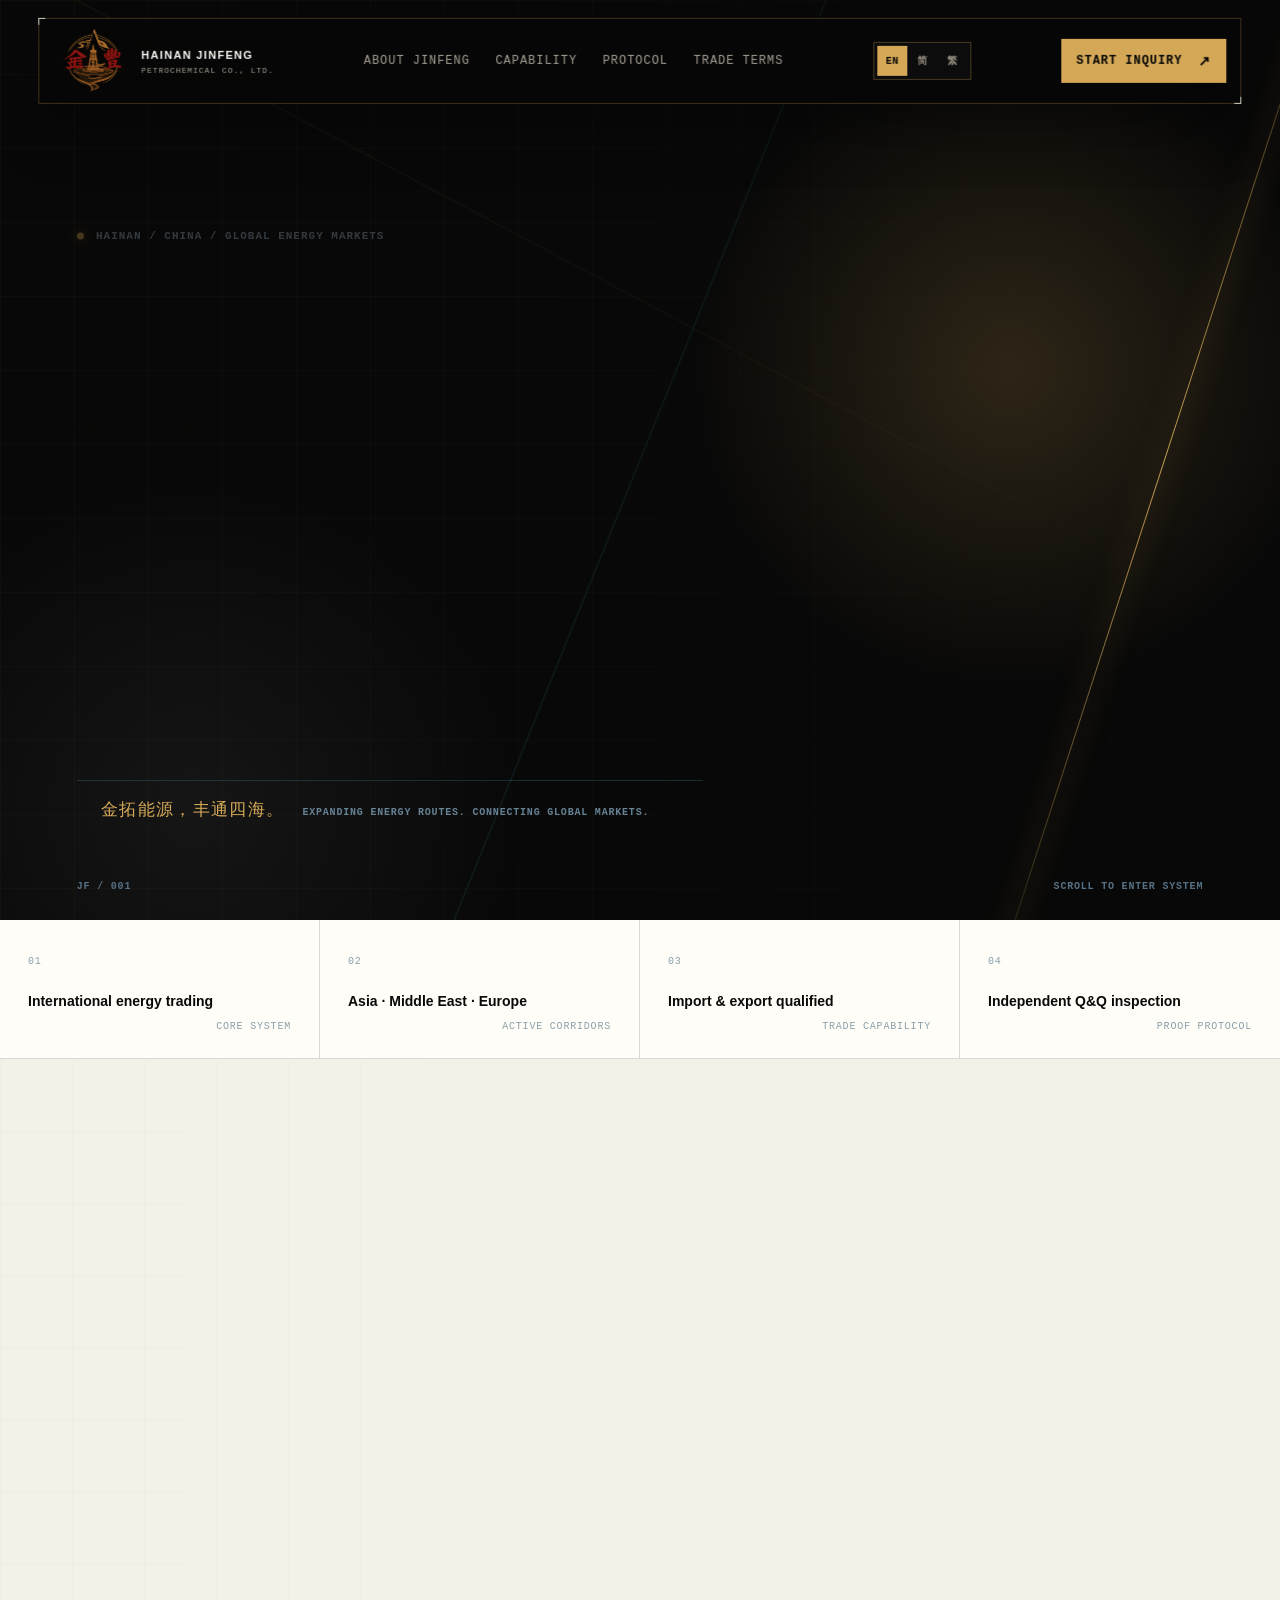
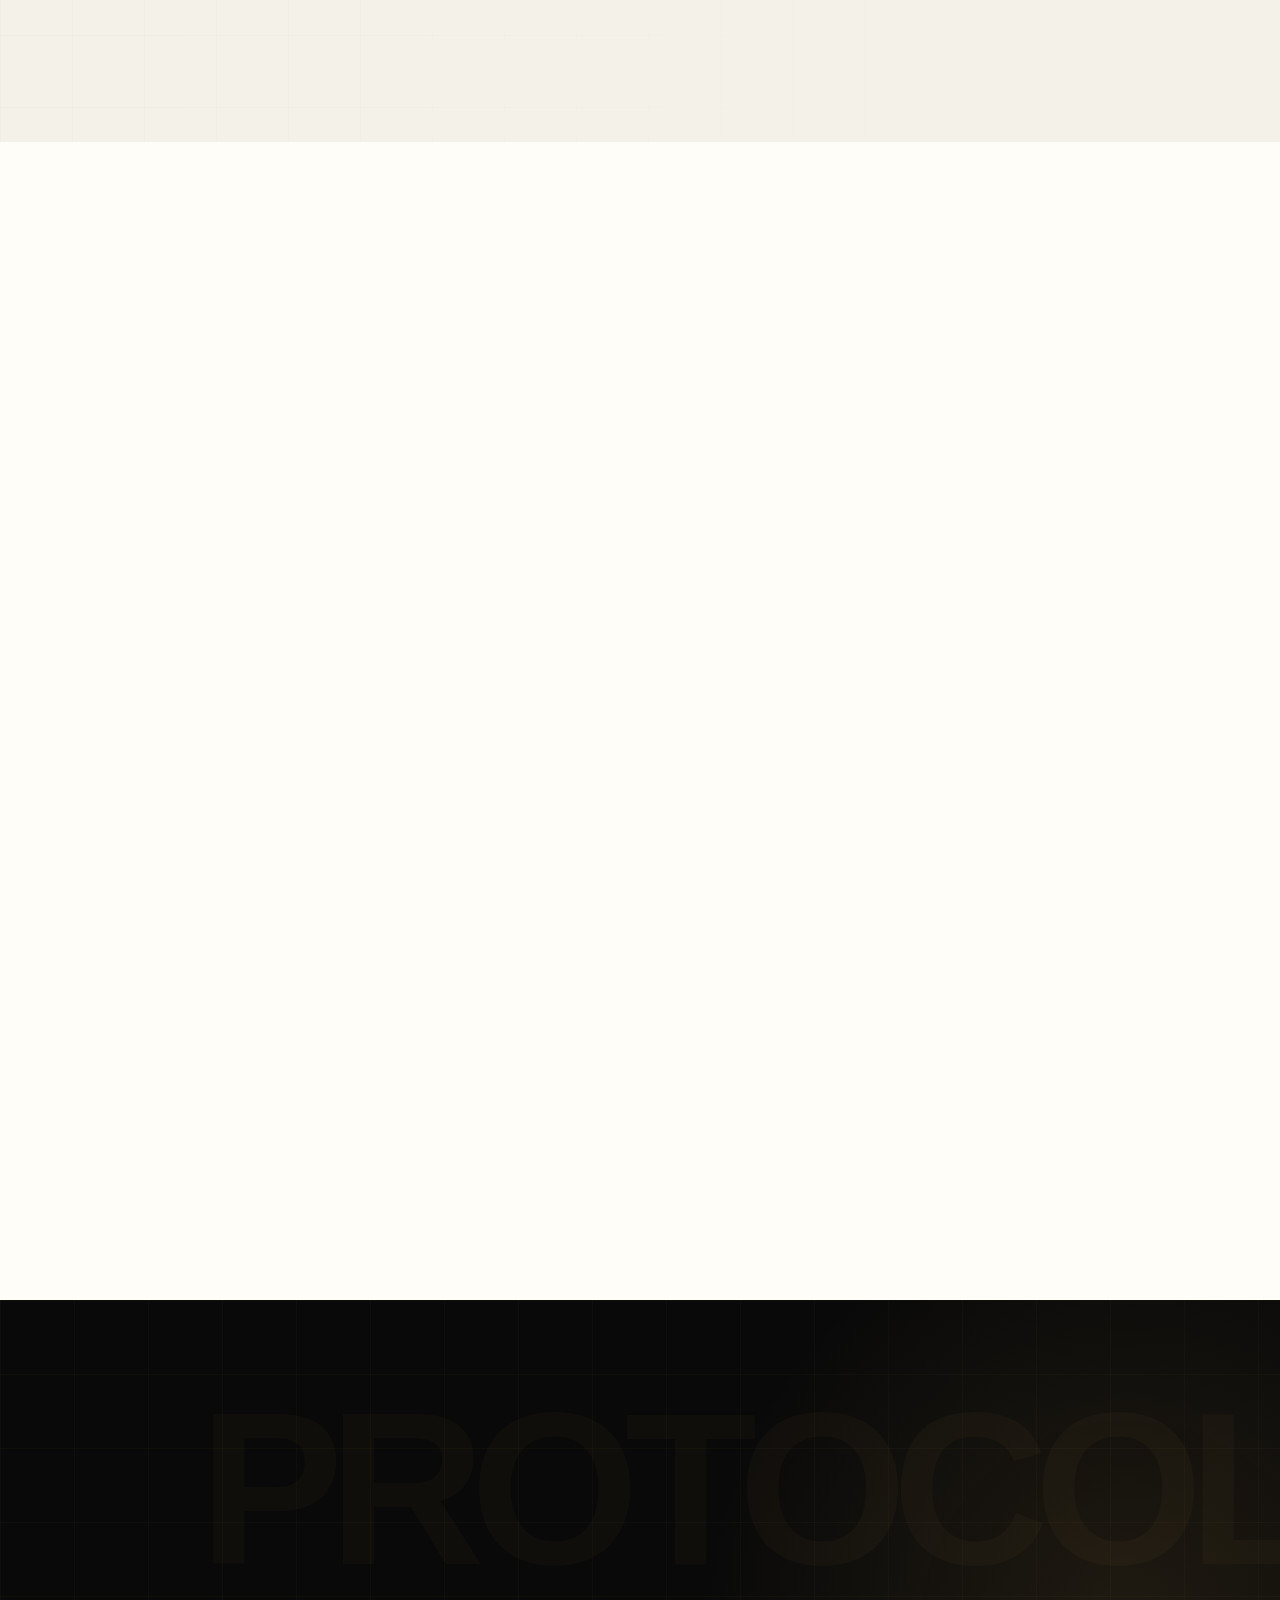
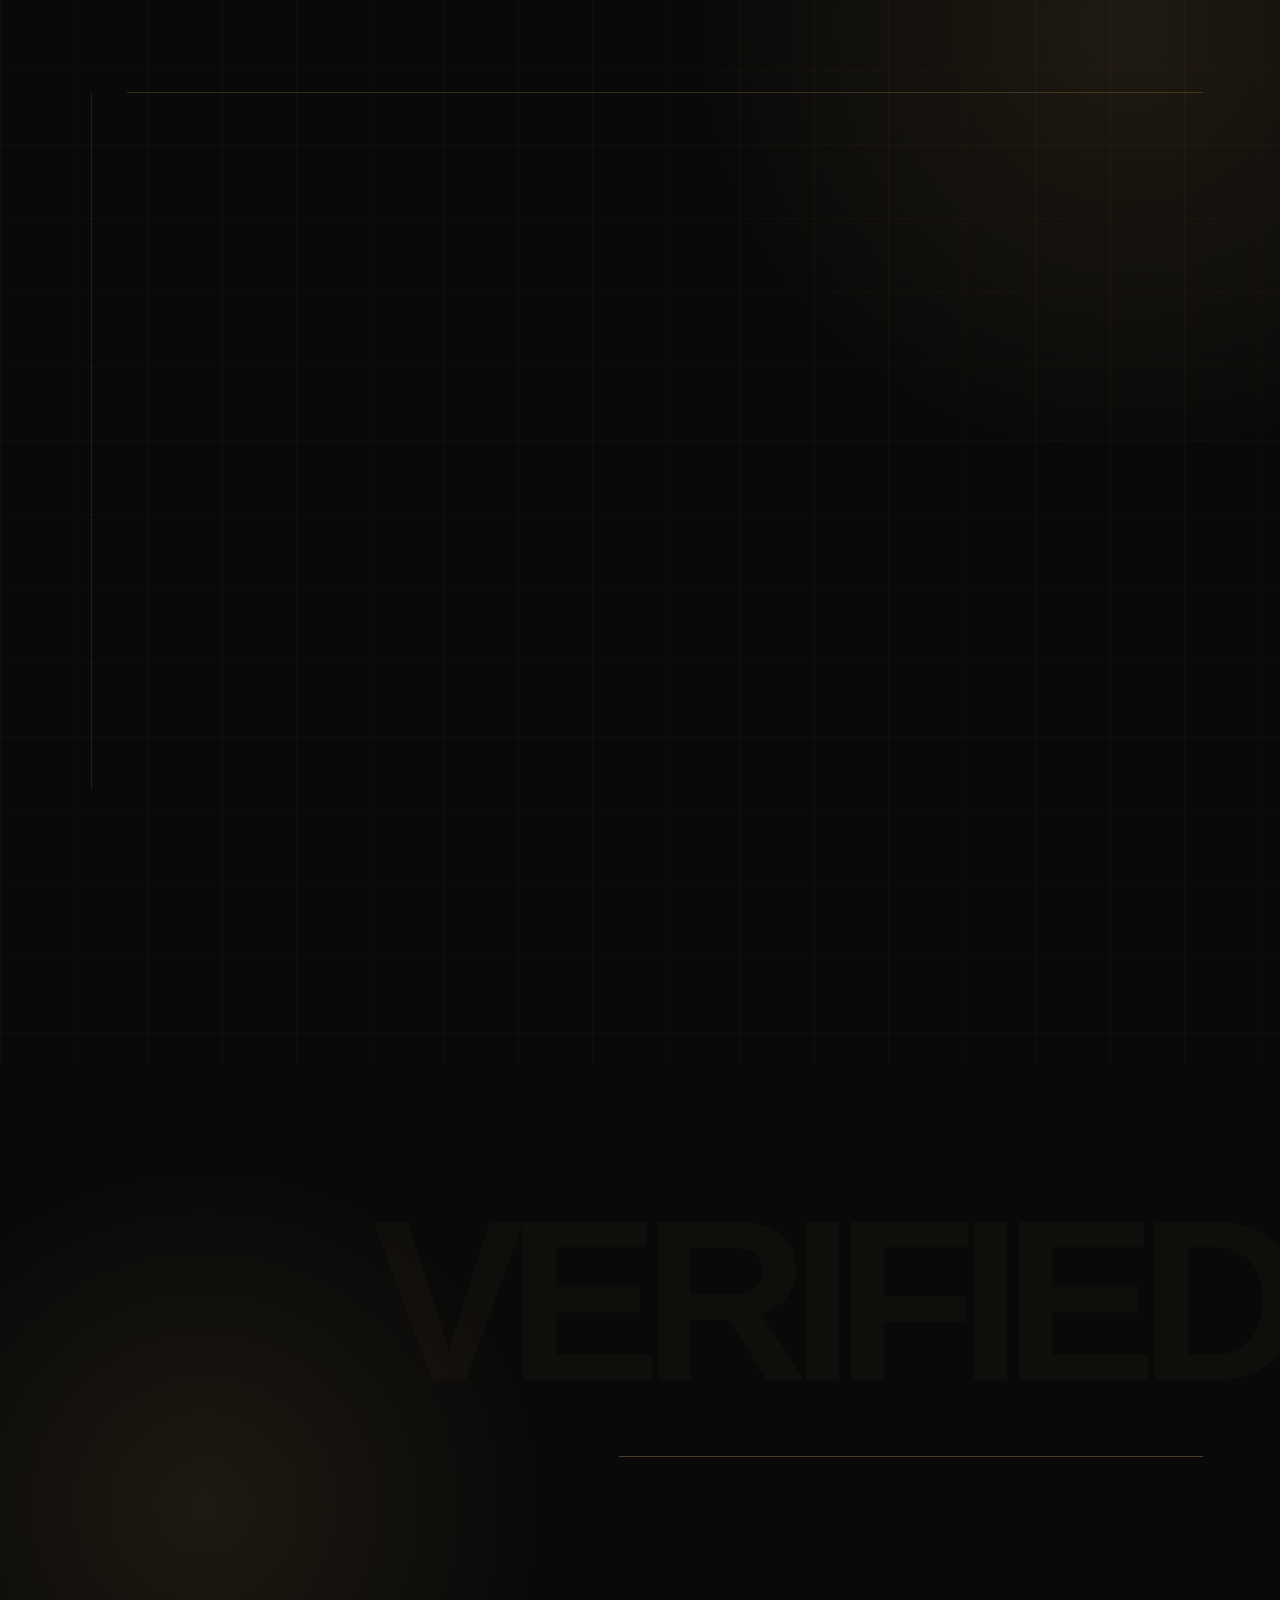
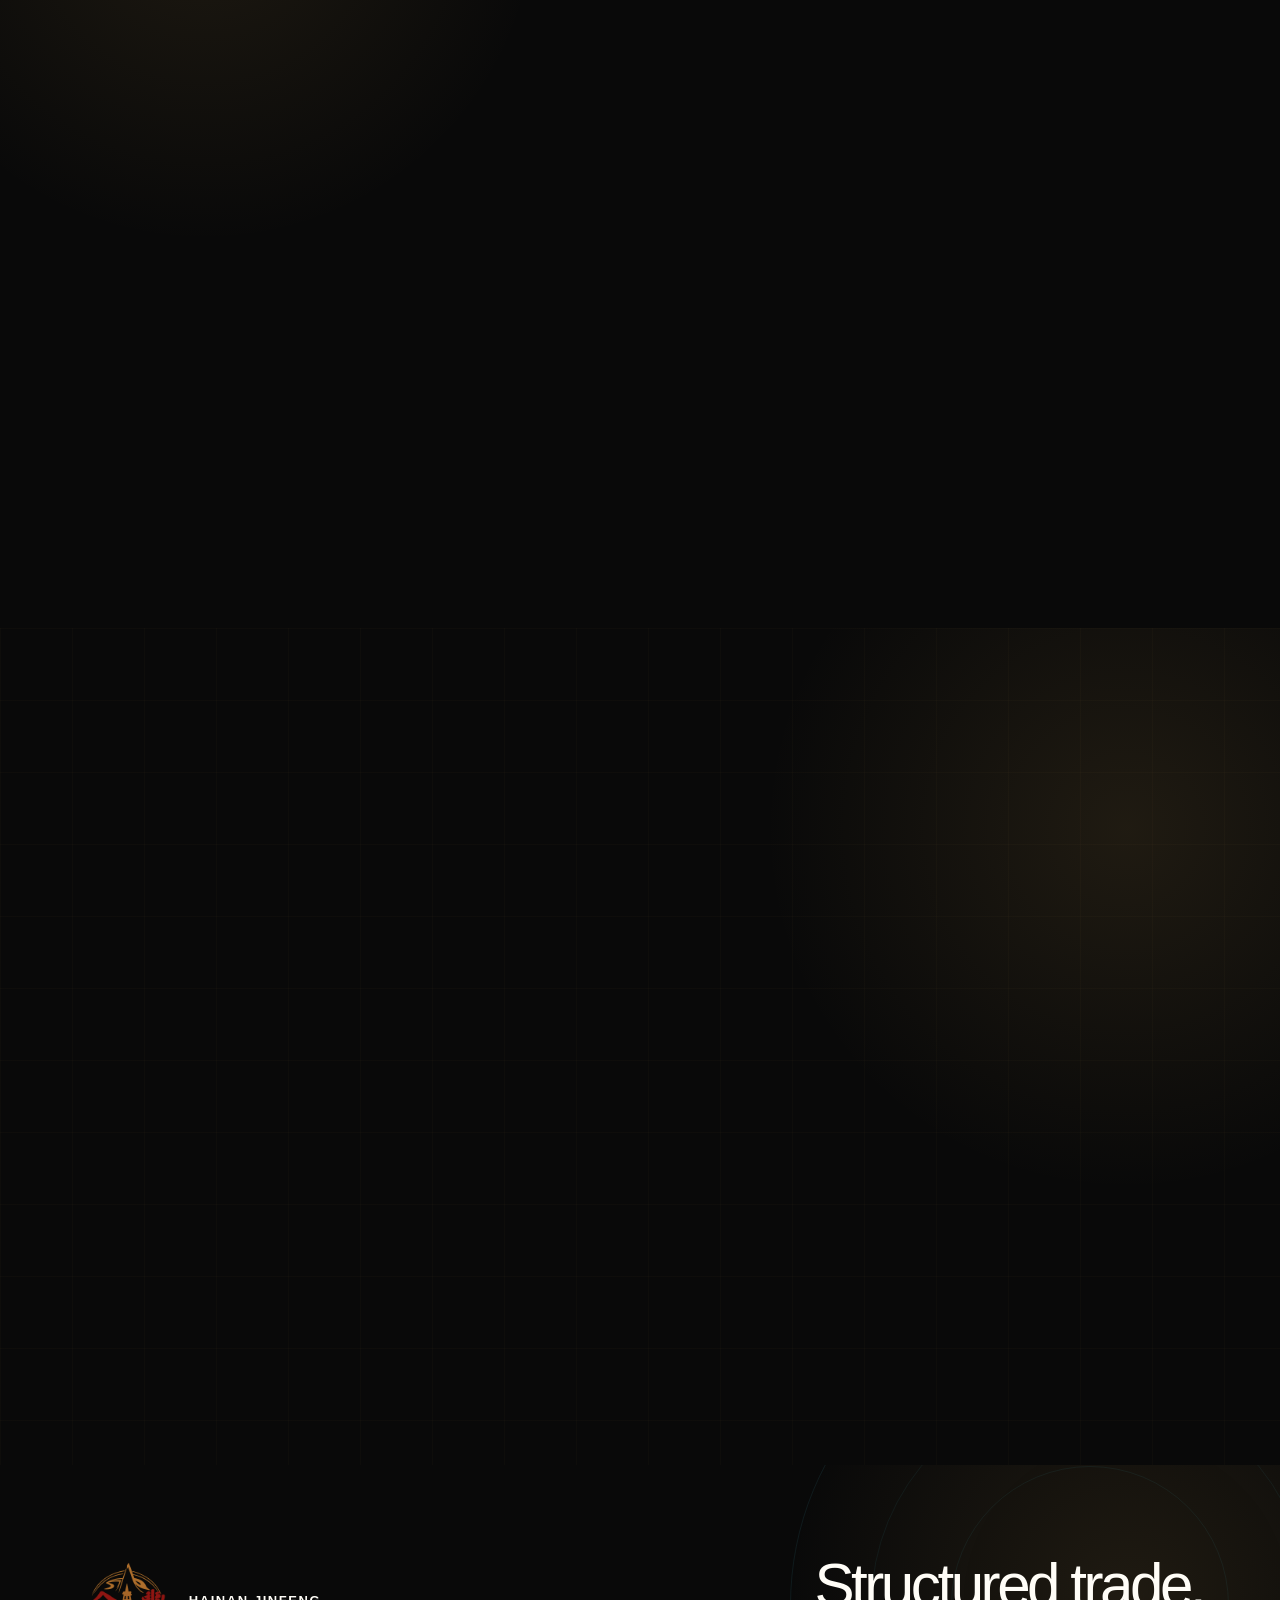
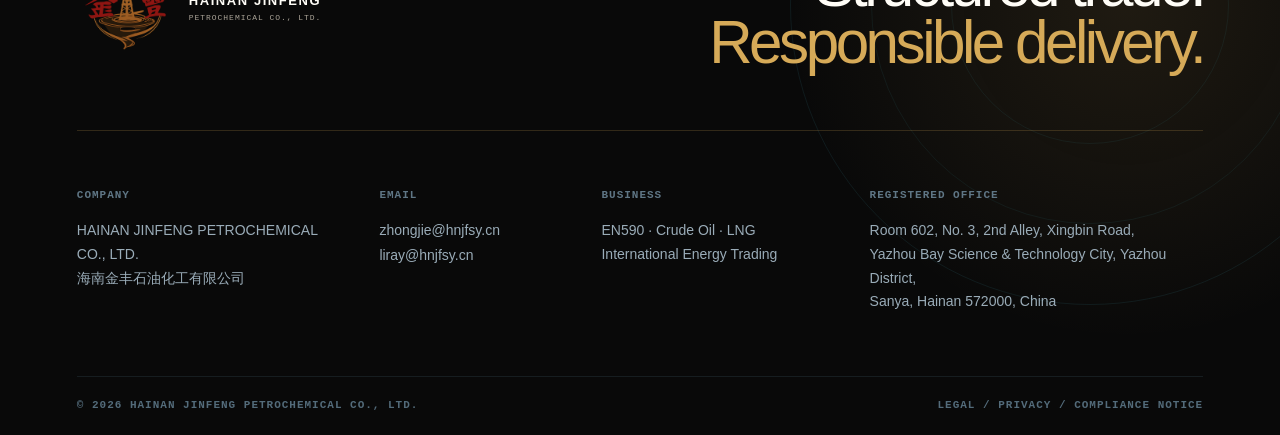
<file: index.html>
<!DOCTYPE html><html lang="en"><head><meta charSet="utf-8"/><meta name="viewport" content="width=device-width, initial-scale=1"/><link rel="preload" as="image" href="/jinfeng-logo.png"/><link rel="stylesheet" href="/assets/index-CIO3S5Pn.css" data-rsc-css-href="/assets/index-CIO3S5Pn.css" data-precedence="vite-rsc/importer-resources"/><link rel="modulepreload" href="/assets/layout-segment-context-BCULPOBA.js" crossorigin=""/><link rel="modulepreload" href="/assets/rolldown-runtime-S-ySWqyJ.js" crossorigin=""/><link rel="modulepreload" href="/assets/index-C1_-qQZA.js" crossorigin=""/><link rel="modulepreload" href="/assets/framework-DjPHiq1u.js" crossorigin=""/><link rel="modulepreload" href="/assets/page-DBCHe0uH.js" crossorigin=""/><title>HAINAN JINFENG PETROCHEMICAL CO., LTD. | Energy Intelligence &amp; Trade Delivery</title><meta name="description" content="Structured EN590, crude oil and LNG trading solutions for qualified global buyers."/><meta property="og:title" content="HAINAN JINFENG PETROCHEMICAL CO., LTD. | Energy Intelligence &amp; Trade Delivery"/><meta property="og:description" content="Structured energy trading solutions for qualified global buyers."/><meta property="og:image" content="https://hnjfsy.cn/og.png"/><meta property="og:image:width" content="1733"/><meta property="og:image:height" content="908"/><meta property="og:image:alt" content="Hainan Jinfeng Petrochemical — Energy, Trade, Delivery"/><meta name="twitter:card" content="summary_large_image"/><meta name="twitter:title" content="HAINAN JINFENG PETROCHEMICAL CO., LTD. | Energy Intelligence &amp; Trade Delivery"/><meta name="twitter:description" content="Structured energy trading solutions for qualified global buyers."/><meta name="twitter:image" content="https://hnjfsy.cn/og.png"/><link rel="shortcut icon" href="https://hnjfsy.cn/jinfeng-logo.png"/><link rel="icon" href="https://hnjfsy.cn/jinfeng-logo.png"/><link rel="apple-touch-icon" href="https://hnjfsy.cn/jinfeng-logo.png"/><script>self.__VINEXT_RSC_PARAMS__={}</script><script>self.__VINEXT_RSC_NAV__={"pathname":"/","searchParams":[]}</script><link rel="modulepreload" href="/assets/index-C1_-qQZA.js" />
</head><body><main><header class="nav-shell"><a class="brand" href="#top" aria-label="Hainan Jinfeng Petrochemical home"><img class="brand-logo" src="/jinfeng-logo.png" alt=""/><span class="brand-copy">HAINAN JINFENG<small>PETROCHEMICAL CO., LTD.</small></span></a><nav aria-label="Primary navigation"><a href="/about">About Jinfeng</a><a href="#capability">Capability</a><a href="#process">Protocol</a><a href="/trade-terms">Trade terms</a></nav><div class="language-switch" role="group" aria-label="Choose language"><button type="button" class="is-active" aria-pressed="true">EN</button><button type="button" class="" aria-pressed="false">简</button><button type="button" class="" aria-pressed="false">繁</button></div><a class="nav-cta" href="#inquiry"><span>Start inquiry</span><b aria-hidden="true">↗</b></a></header><section class="hero" id="top"><div class="global-grid" aria-hidden="true"></div><div class="scan-beam" aria-hidden="true"></div><div class="hero-content"><p class="hero-kicker"><span class="status-dot"></span>HAINAN / CHINA / GLOBAL ENERGY MARKETS</p><h1 aria-label="Hainan Jinfeng Petrochemical. Global energy trade partner." data-locale="en"><span class="hero-line-wrap "><span class="hero-line">HAINAN JINFENG</span></span><span class="hero-line-wrap accent-row hero-company-line"><span class="hero-line">PETROCHEMICAL CO., LTD.</span></span><span class="hero-line-wrap "><span class="hero-line">GLOBAL ENERGY</span></span><span class="hero-line-wrap "><span class="hero-line">TRADE PARTNER</span></span></h1><p class="hero-copy">A structured trading interface connecting qualified energy buyers with verified supply channels across Asia and global markets.</p><div class="hero-actions"><a class="primary-button" href="#inquiry">Initiate qualified inquiry<!-- --> <span>↗</span></a><a class="ghost-button" href="#capability">Explore supply matrix<!-- --> <span>↓</span></a></div><div class="hero-slogan" aria-label="金拓能源，丰通四海。"><strong>金拓能源，丰通四海。</strong><span>Expanding energy routes. Connecting global markets.</span></div></div><aside class="hero-panel" aria-label="Global trade network status"><div class="panel-top"><span>JF / NETWORK MATRIX</span><span class="live-label">LIVE SYSTEM</span></div><div class="radar"><div class="radar-grid"></div><div class="orbit orbit-a"><i class="node node-one"></i><i class="node node-two"></i></div><div class="orbit orbit-b"><i class="node node-three"></i></div><div class="energy-core"><span>JF</span><small>HUB 18.24°N</small></div><div class="route route-one"></div><div class="route route-two"></div></div><div class="panel-metrics"><div><small>ROUTES</small><strong>ASIA · ME · EU</strong></div><div><small>MODE</small><strong>VERIFIED</strong></div><div><small>STATUS</small><strong class="online">● ONLINE</strong></div></div></aside><div class="hero-index" aria-hidden="true"><span>JF / 001</span><span>SCROLL TO ENTER SYSTEM</span></div></section><section class="signal-bar" aria-label="Company capability summary"><div><span>0<!-- -->1</span><p>International energy trading</p><b>CORE SYSTEM</b></div><div><span>0<!-- -->2</span><p>Asia · Middle East · Europe</p><b>ACTIVE CORRIDORS</b></div><div><span>0<!-- -->3</span><p>Import &amp; export qualified</p><b>TRADE CAPABILITY</b></div><div><span>0<!-- -->4</span><p>Independent Q&amp;Q inspection</p><b>PROOF PROTOCOL</b></div></section><section class="company-intro reveal-section"><div class="company-intro-grid" aria-hidden="true"></div><div class="company-intro-copy"><div class="section-label" data-reveal="true"><span>00</span><p>COMPANY PROFILE</p><i></i><b>BUILT IN HAINAN · CONNECTED GLOBALLY</b></div><h2 data-reveal="true">A Hainan energy company<br/><em>built for global delivery.</em></h2><p data-reveal="true">Founded in 2021 with registered capital of RMB 910 million, HAINAN JINFENG PETROCHEMICAL CO., LTD. provides international energy and petrochemical supply-chain services for qualified buyers, industrial clients and long-term partners.</p><div class="company-intro-actions" data-reveal="true"><a class="primary-button" href="/about">Explore our company<!-- --> <span>↗</span></a><a class="company-text-link" href="/trade-terms">Decode trade terms<!-- --> <span>→</span></a></div></div><figure class="company-profile-media" data-reveal="true"><img src="/jinfeng-tanker-profile.png" alt="Oil tanker sailing through an international shipping lane" loading="lazy" decoding="async"/></figure></section><section class="section capability reveal-section" id="capability"><div class="section-label" data-reveal="true"><span>01</span><p>SUPPLY MATRIX</p><i></i><b>THREE CORE PRODUCT CHANNELS</b></div><div class="section-heading"><h2 data-reveal="true">Energy products,<br/><em>structured for movement.</em></h2><p data-reveal="true">Commercial terms, origin, volume and delivery windows are validated per transaction after counterparty and supply-side review.</p></div><div class="product-grid"><article class="product-card tone-cyan" data-reveal="true"><div class="card-head"><span>01</span><b>CHANNEL<!-- --> / <!-- -->EN590</b><i>● ACTIVE</i></div><div class="product-signal" aria-hidden="true"><span class="signal-ring"></span><strong>EN590</strong><small>10 PPM</small></div><h3>Ultra-low sulphur diesel</h3><p>Structured diesel sourcing for qualified buyers, with delivery terms and inspection protocols aligned per transaction.</p><div class="tag-row"><span>CIF</span><span>FOB</span><span>TTT</span></div><a href="#inquiry">Request availability<!-- --> <span>↗</span></a></article><article class="product-card tone-gold" data-reveal="true"><div class="card-head"><span>02</span><b>CHANNEL<!-- --> / <!-- -->CRUDE</b><i>● ACTIVE</i></div><div class="product-signal" aria-hidden="true"><span class="signal-ring"></span><strong>CRUDE</strong><small>SPOT / TERM</small></div><h3>Crude oil programmes</h3><p>Transaction-specific crude oil routes, coordinated through verified mandates and compliant supply channels.</p><div class="tag-row"><span>CIF</span><span>FOB</span><span>VESSEL</span></div><a href="#inquiry">Request availability<!-- --> <span>↗</span></a></article><article class="product-card tone-blue" data-reveal="true"><div class="card-head"><span>03</span><b>CHANNEL<!-- --> / <!-- -->LNG</b><i>● ACTIVE</i></div><div class="product-signal" aria-hidden="true"><span class="signal-ring"></span><strong>LNG</strong><small>DES / FOB</small></div><h3>Liquefied natural gas</h3><p>LNG supply coordination for approved counterparties across Asian and international delivery corridors.</p><div class="tag-row"><span>DES</span><span>FOB</span><span>TERM</span></div><a href="#inquiry">Request availability<!-- --> <span>↗</span></a></article></div><div class="disclosure" data-reveal="true"><span>DATA POLICY</span><p>No public allocation claim is made. Confirmed capability and proof documents are released only through the agreed compliance process.</p></div></section><section class="protocol reveal-section" id="process"><div class="protocol-backdrop" aria-hidden="true">PROTOCOL</div><div class="section protocol-inner"><div class="section-label light-label" data-reveal="true"><span>02</span><p>TRANSACTION PROTOCOL</p><i></i><b>MANDATE TO DELIVERY</b></div><div class="section-heading protocol-heading"><h2 data-reveal="true">One verified path.<br/><em>Zero ambiguity.</em></h2><p data-reveal="true">A document-led operating sequence designed for qualified counterparties and transaction-specific requirements.</p></div><div class="flow-layout"><div class="flow-rail" aria-hidden="true"><span class="flow-progress"></span></div><div class="flow-list"><article data-reveal="true"><span class="flow-number">01</span><div><small>INTAKE</small><h3>Mandate intake</h3></div><p>Submit an LOI or ICPO with product, quantity, destination and preferred commercial terms.</p><b>↗</b></article><article data-reveal="true"><span class="flow-number">02</span><div><small>VERIFY</small><h3>Supply validation</h3></div><p>Availability, specification and the proposed supply route are checked with the allocation side.</p><b>↗</b></article><article data-reveal="true"><span class="flow-number">03</span><div><small>ALIGN</small><h3>Terms &amp; SPA</h3></div><p>Both parties align on procedure, pricing basis, inspection and the sales agreement.</p><b>↗</b></article><article data-reveal="true"><span class="flow-number">04</span><div><small>CLEAR</small><h3>Compliance gate</h3></div><p>KYC, corporate documents and banking capability are reviewed before performance.</p><b>↗</b></article><article data-reveal="true"><span class="flow-number">05</span><div><small>PROVE</small><h3>Inspection</h3></div><p>Quantity and quality are verified under the agreed independent inspection protocol.</p><b>↗</b></article><article data-reveal="true"><span class="flow-number">06</span><div><small>DELIVER</small><h3>Delivery &amp; settlement</h3></div><p>Shipping, title transfer, documentation and settlement follow the executed SPA.</p><b>↗</b></article></div></div><div class="term-console" data-reveal="true"><span>SUPPORTED STRUCTURES</span><div><strong>CIF</strong><small>Cost, Insurance &amp; Freight</small></div><div><strong>FOB</strong><small>Free on Board</small></div><div><strong>DES</strong><small>Delivered Ex Ship</small></div><div><strong>TTT / TTO</strong><small>Subject to verification</small></div></div></div></section><section class="section proof reveal-section" id="compliance"><div class="section-label" data-reveal="true"><span>03</span><p>PROOF LAYER</p><i></i><b>CONTROLLED DOCUMENT ACCESS</b></div><div class="section-heading"><h2 data-reveal="true">Trust is not claimed.<br/><em>It is verified.</em></h2><p data-reveal="true">Sensitive corporate and transaction records are protected, then released at the correct stage of a qualified inquiry.</p></div><div class="proof-layout"><div class="proof-console" data-reveal="true"><div class="console-head"><span>JF / SECURE DATA ROOM</span><b>ACCESS CONTROLLED</b></div><div class="proof-seal"><span>JF</span><div><strong>CORPORATE</strong><strong>VERIFICATION</strong><small>HAINAN · CHINA</small></div></div><div class="hash-lines" aria-hidden="true"><span></span><span></span><span></span><span></span></div><div class="console-foot"><span>DOCUMENT CLASS / CONTROLLED</span><span>STATUS / READY</span></div></div><div class="proof-list"><article data-reveal="true"><span>0<!-- -->1</span><div><h3>Corporate identity</h3><p>Business licence and incorporation records</p></div><b>VERIFIABLE</b></article><article data-reveal="true"><span>0<!-- -->2</span><div><h3>Trading qualification</h3><p>Import and export credentials available for review</p></div><b>VERIFIABLE</b></article><article data-reveal="true"><span>0<!-- -->3</span><div><h3>Transaction authority</h3><p>Mandates and authorisations validated for each route</p></div><b>VERIFIABLE</b></article><article data-reveal="true"><span>0<!-- -->4</span><div><h3>Independent inspection</h3><p>SGS or equivalent Q&amp;Q protocol where agreed</p></div><b>VERIFIABLE</b></article><article data-reveal="true"><span>0<!-- -->5</span><div><h3>Banking capability</h3><p>Settlement instruments checked under signed terms</p></div><b>VERIFIABLE</b></article></div></div><aside class="access-note" data-reveal="true"><span>ACCESS POLICY</span><p>Samples may be redacted. Full documents and supply-side materials are not distributed publicly and remain subject to KYC, authorisation and transaction stage.</p></aside></section><section class="inquiry-section reveal-section" id="inquiry"><div class="inquiry-intro"><div class="section-label light-label" data-reveal="true"><span>04</span><p>QUALIFIED INQUIRY</p><i></i></div><h2 data-reveal="true">Define the mandate.<br/><em>We map the route.</em></h2><p data-reveal="true">Provide product, volume, destination and commercial parameters. Our trading team will review fit and return the correct verification path.</p><div class="response-window" data-reveal="true"><strong>1—2</strong><span>BUSINESS DAYS</span><small>TYPICAL INITIAL RESPONSE</small></div></div><div data-reveal="true"><form class="inquiry-form"><div class="form-console-head"><span>MANDATE INPUT / 04</span><b>SECURE CHANNEL</b></div><div class="form-row"><label><span>01 / PRODUCT</span><select name="product" required=""><option value="" disabled="" selected="">Select product</option><option value="EN590 Diesel">EN590 Diesel</option><option value="Crude Oil">Crude Oil</option><option value="LNG">LNG</option></select></label><label><span>02 / QUANTITY</span><input required="" placeholder="e.g. 100,000 MT" name="quantity"/></label></div><div class="form-row"><label><span>03 / DESTINATION</span><input required="" placeholder="Country / discharge port" name="destination"/></label><label><span>04 / DELIVERY</span><select name="delivery" required=""><option value="" disabled="" selected="">Select term</option><option>CIF</option><option>FOB</option><option>DES</option><option>TTT / TTO</option></select></label></div><div class="form-row"><label><span>05 / PAYMENT</span><select name="payment" required=""><option value="" disabled="" selected="">Select instrument</option><option>DLC</option><option>SBLC</option><option>TT / MT103</option><option value="To be discussed">To be discussed</option></select></label><label><span>06 / COMPANY</span><input required="" placeholder="Legal company name" name="company"/></label></div><div class="form-row"><label><span>07 / CONTACT NAME</span><input required="" placeholder="Full name" name="name"/></label><label><span>08 / BUSINESS EMAIL</span><input required="" type="email" placeholder="name@company.com" name="email"/></label></div><label><span>09 / ADDITIONAL NOTES</span><textarea name="notes" rows="3" placeholder="Origin preference, target date, inspection or other requirements"></textarea></label><label class="consent"><input type="checkbox" required=""/><span>I confirm I represent a qualified buyer or authorised mandate and consent to compliance review.</span></label><button type="submit">Generate inquiry email<!-- --> <span>↗</span></button></form></div></section><footer id="contact"><div class="footer-orbit" aria-hidden="true"></div><div class="footer-heading"><a class="brand" href="#top" aria-label="Hainan Jinfeng Petrochemical home"><img class="brand-logo" src="/jinfeng-logo.png" alt=""/><span class="brand-copy">HAINAN JINFENG<small>PETROCHEMICAL CO., LTD.</small></span></a><h2>Structured trade.<br/><em>Responsible delivery.</em></h2></div><div class="footer-grid"><div><small>COMPANY</small><p>HAINAN JINFENG PETROCHEMICAL CO., LTD.<br/>海南金丰石油化工有限公司</p></div><div><small>EMAIL</small><a href="mailto:zhongjie@hnjfsy.cn">zhongjie@hnjfsy.cn</a><a href="mailto:liray@hnjfsy.cn">liray@hnjfsy.cn</a></div><div><small>BUSINESS</small><p class="preserve-lines">EN590 · Crude Oil · LNG
International Energy Trading</p></div><div><small>REGISTERED OFFICE</small><p class="preserve-lines">Room 602, No. 3, 2nd Alley, Xingbin Road,
Yazhou Bay Science &amp; Technology City, Yazhou District,
Sanya, Hainan 572000, China</p></div></div><div class="footer-legal"><span>© 2026 HAINAN JINFENG PETROCHEMICAL CO., LTD.</span><span>LEGAL / PRIVACY / COMPLIANCE NOTICE</span></div></footer></main><script id="_R_">import("/assets/index-C1_-qQZA.js")</script></body></html><script>self.__VINEXT_RSC_CHUNKS__=self.__VINEXT_RSC_CHUNKS__||[];self.__VINEXT_RSC_CHUNKS__.push("2:I[\"8c0f216c4604\",[],\"Children\",1]\n3:I[\"15c18cfaeeff\",[],\"LayoutSegmentProvider\",1]\n4:I[\"8c0f216c4604\",[],\"Slot\",1]\n5:I[\"593f344dc510\",[],\"RedirectBoundary\",1]\n:HL[\"/assets/index-CIO3S5Pn.css\",\"style\"]\n")</script><script>self.__VINEXT_RSC_CHUNKS__=self.__VINEXT_RSC_CHUNKS__||[];self.__VINEXT_RSC_CHUNKS__.push("0:{\"__route\":\"route:/\",\"__interceptionContext\":null,\"__layoutIds\":[\"layout:/\"],\"__rootLayout\":\"/\",\"page:/\":\"$L1\",\"layout:/\":[[[[\"$\",\"link\",\"css:/assets/index-CIO3S5Pn.css\",{\"rel\":\"stylesheet\",\"precedence\":\"vite-rsc/importer-resources\",\"href\":\"/assets/index-CIO3S5Pn.css\",\"data-rsc-css-href\":\"/assets/index-CIO3S5Pn.css\"}],\"$undefined\"],[\"$\",\"html\",null,{\"lang\":\"en\",\"children\":[\"$\",\"body\",null,{\"children\":[\"$\",\"$L2\",null,{}]}]}]],null],\"route:/\":[[[\"$\",\"meta\",null,{\"charSet\":\"utf-8\"}],[[\"$\",\"title\",\"0\",{\"children\":\"HAINAN JINFENG PETROCHEMICAL CO., LTD. | Energy Intelligence \u0026 Trade Delivery\"}],[\"$\",\"meta\",\"1\",{\"name\":\"description\",\"content\":\"Structured EN590, crude oil and LNG trading solutions for qualified global buyers.\"}],[\"$\",\"meta\",\"2\",{\"property\":\"og:title\",\"content\":\"HAINAN JINFENG PETROCHEMICAL CO., LTD. | Energy Intelligence \u0026 Trade Delivery\"}],[\"$\",\"meta\",\"3\",{\"property\":\"og:description\",\"content\":\"Structured energy trading solutions for qualified global buyers.\"}],[\"$\",\"meta\",\"4\",{\"property\":\"og:image\",\"content\":\"https://hnjfsy.cn/og.png\"}],[\"$\",\"meta\",\"5\",{\"property\":\"og:image:width\",\"content\":\"1733\"}],[\"$\",\"meta\",\"6\",{\"property\":\"og:image:height\",\"content\":\"908\"}],[\"$\",\"meta\",\"7\",{\"property\":\"og:image:alt\",\"content\":\"Hainan Jinfeng Petrochemical — Energy, Trade, Delivery\"}],[\"$\",\"meta\",\"8\",{\"name\":\"twitter:card\",\"content\":\"summary_large_image\"}],[\"$\",\"meta\",\"9\",{\"name\":\"twitter:title\",\"content\":\"HAINAN JINFENG PETROCHEMICAL CO., LTD. | Energy Intelligence \u0026 Trade Delivery\"}],[\"$\",\"meta\",\"10\",{\"name\":\"twitter:description\",\"content\":\"Structured energy trading solutions for qualified global buyers.\"}],[\"$\",\"meta\",\"11\",{\"name\":\"twitter:image\",\"content\":\"https://hnjfsy.cn/og.png\"}],[\"$\",\"link\",\"12\",{\"rel\":\"shortcut icon\",\"href\":\"https://hnjfsy.cn/jinfeng-logo.png\"}],[\"$\",\"link\",\"13\",{\"rel\":\"icon\",\"href\":\"https://hnjfsy.cn/jinfeng-logo.png\"}],[\"$\",\"link\",\"14\",{\"rel\":\"apple-touch-icon\",\"href\":\"https://hnjfsy.cn/jinfeng-logo.png\"}]],[[\"$\",\"meta\",\"0\",{\"name\":\"viewport\",\"content\":\"width=device-width, initial-scale=1\"}]]],[\"$\",\"$L3\",null,{\"segmentMap\":{\"children\":[]},\"children\":[\"$\",\"$L4\",null,{\"id\":\"layout:/\",\"parallelSlots\":\"$undefined\",\"children\":[\"$\",\"$L5\",null,{\"children\":[\"$\",\"$L3\",null,{\"segmentMap\":{\"children\":[]},\"children\":[\"$\",\"$L4\",null,{\"id\":\"page:/\"}]}]}]}]}]],\"__layoutFlags\":{\"layout:/\":\"s\"},\"__artifactCompatibility\":{\"schemaVersion\":1,\"graphVersion\":\"app-route-graph:4uhn5s1wvoptc\",\"deploymentVersion\":\"81a71790-dcf0-4a7e-9679-53040b97fd4e\",\"appElementsSchemaVersion\":1,\"rscPayloadSchemaVersion\":1,\"rootBoundaryId\":\"/\",\"renderEpoch\":null}}\n")</script><script>self.__VINEXT_RSC_CHUNKS__=self.__VINEXT_RSC_CHUNKS__||[];self.__VINEXT_RSC_CHUNKS__.push("6:I[\"6efdf509a785\",[],\"default\",1]\n1:[\"$\",\"$L6\",null,{\"params\":\"$@7\",\"searchParams\":\"$@8\"}]\n")</script><script>self.__VINEXT_RSC_CHUNKS__=self.__VINEXT_RSC_CHUNKS__||[];self.__VINEXT_RSC_CHUNKS__.push("7:{}\n8:{}\n")</script><script>self.__VINEXT_RSC_DONE__=true</script>
</file>
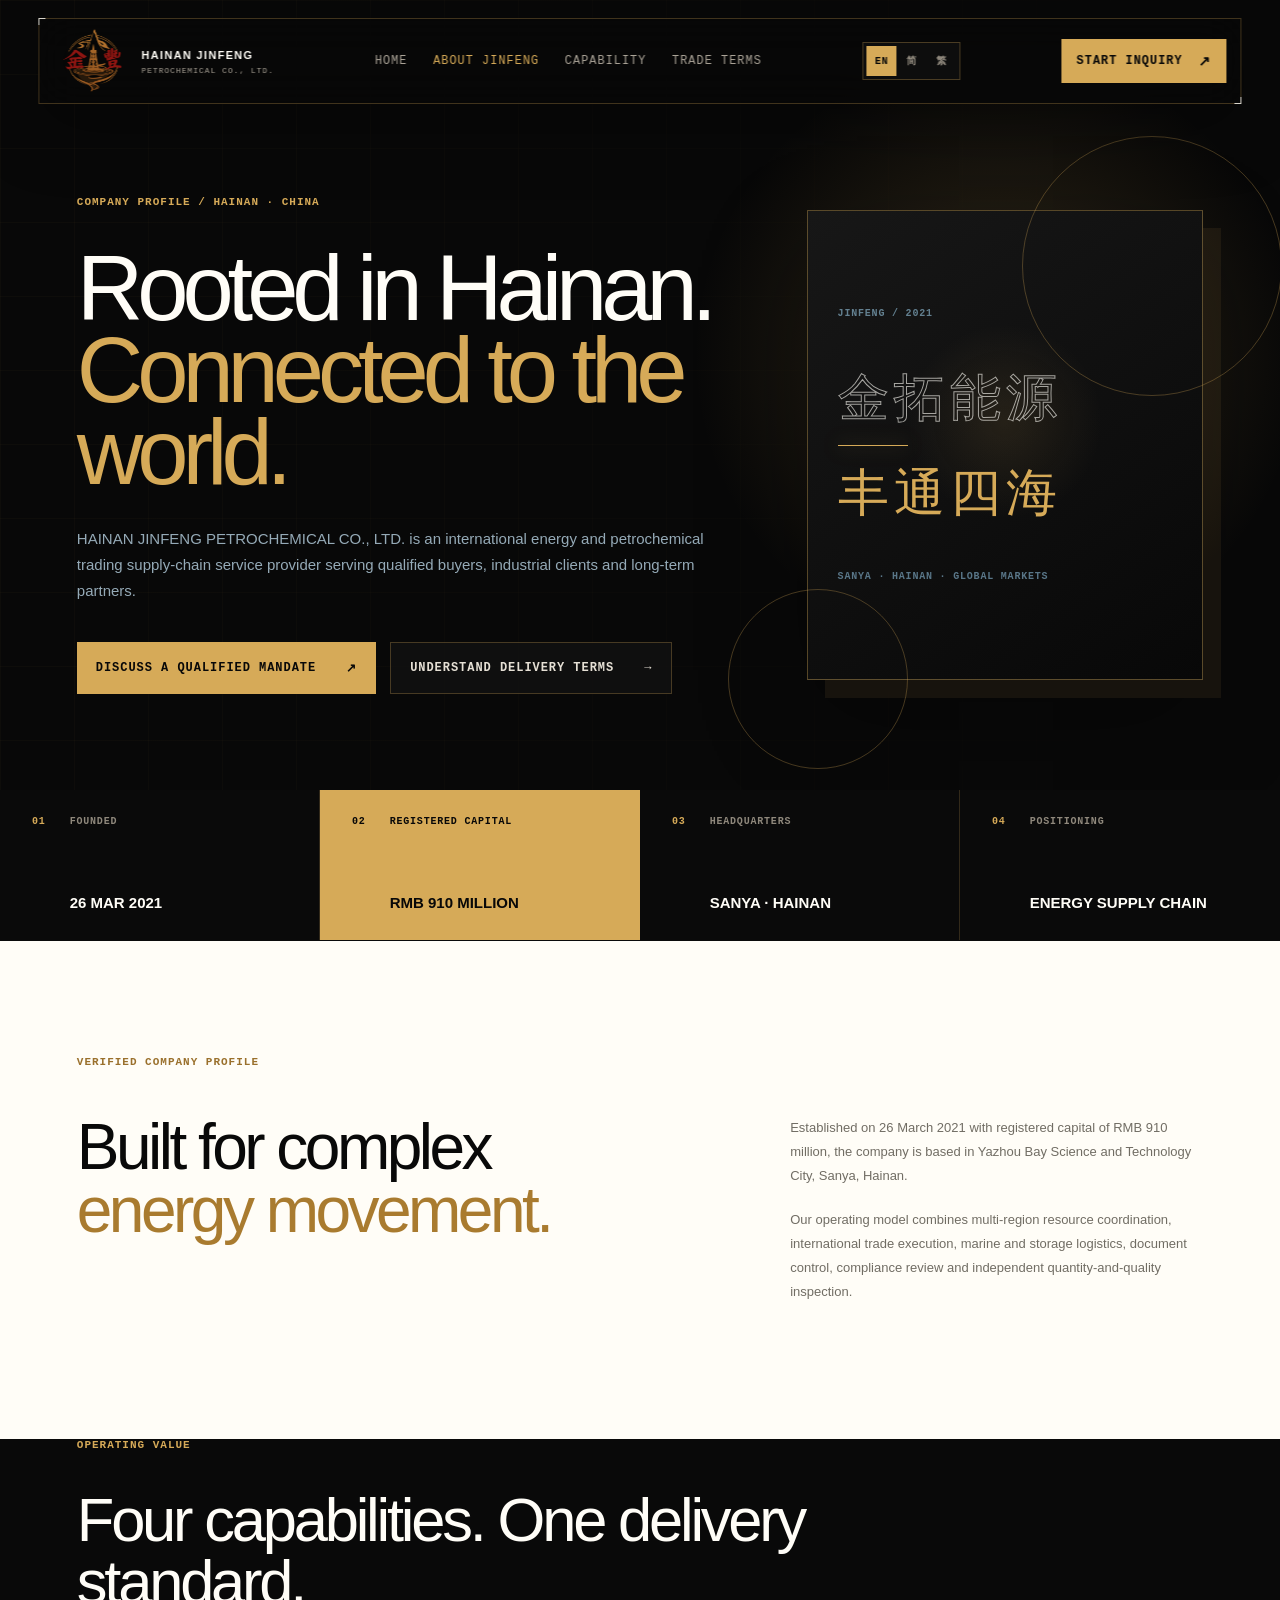
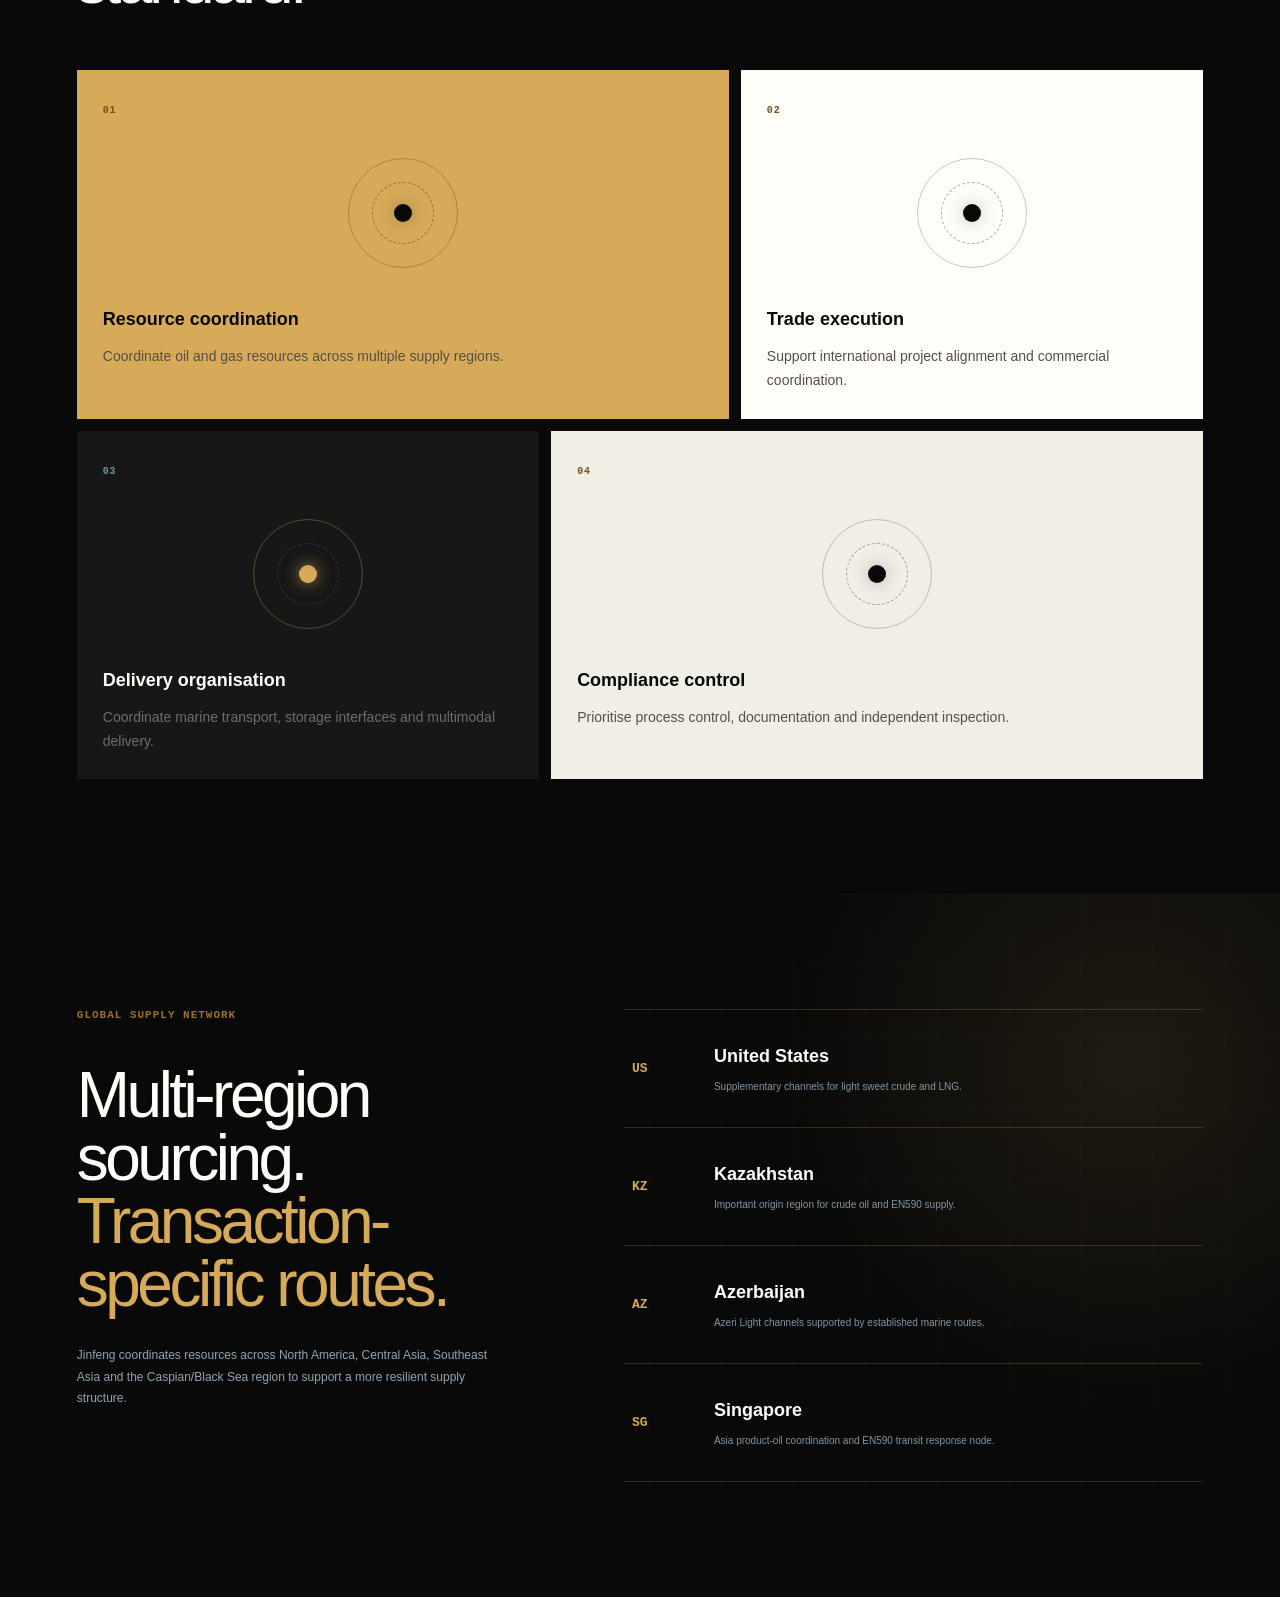
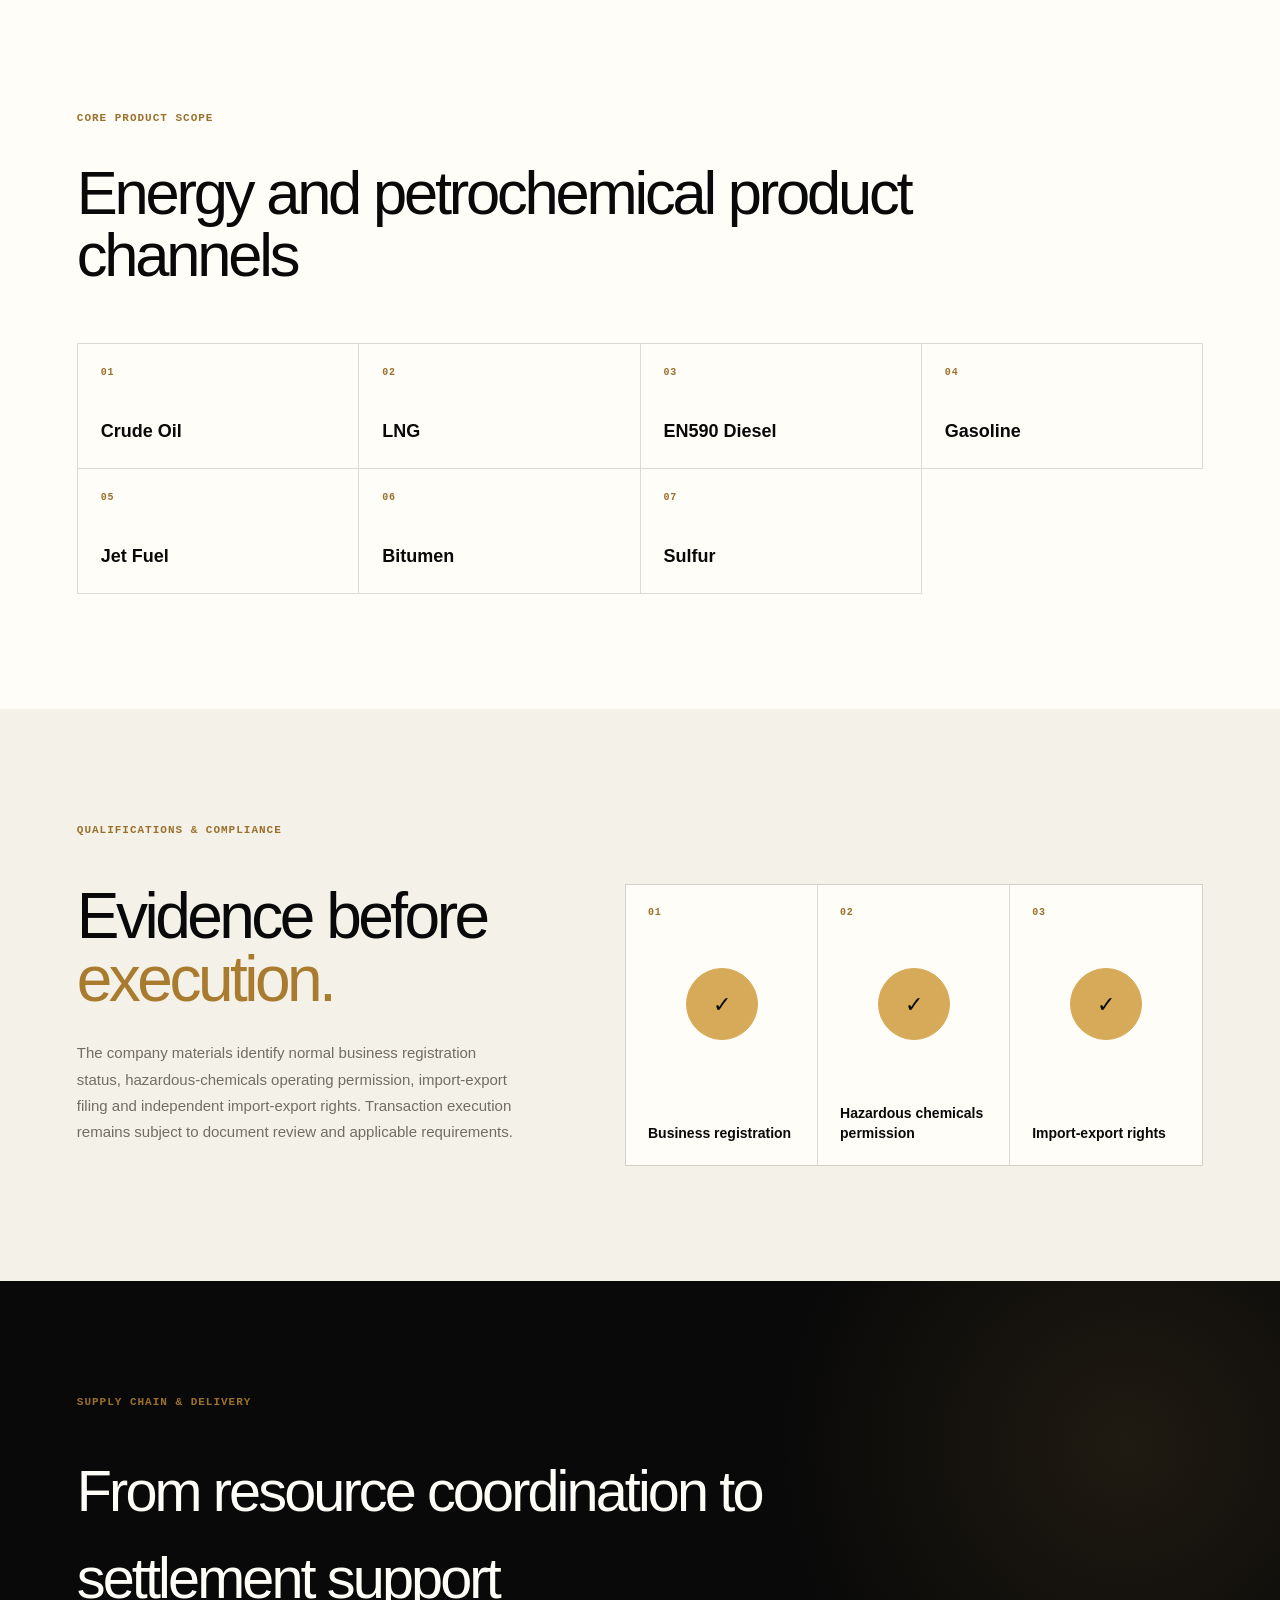
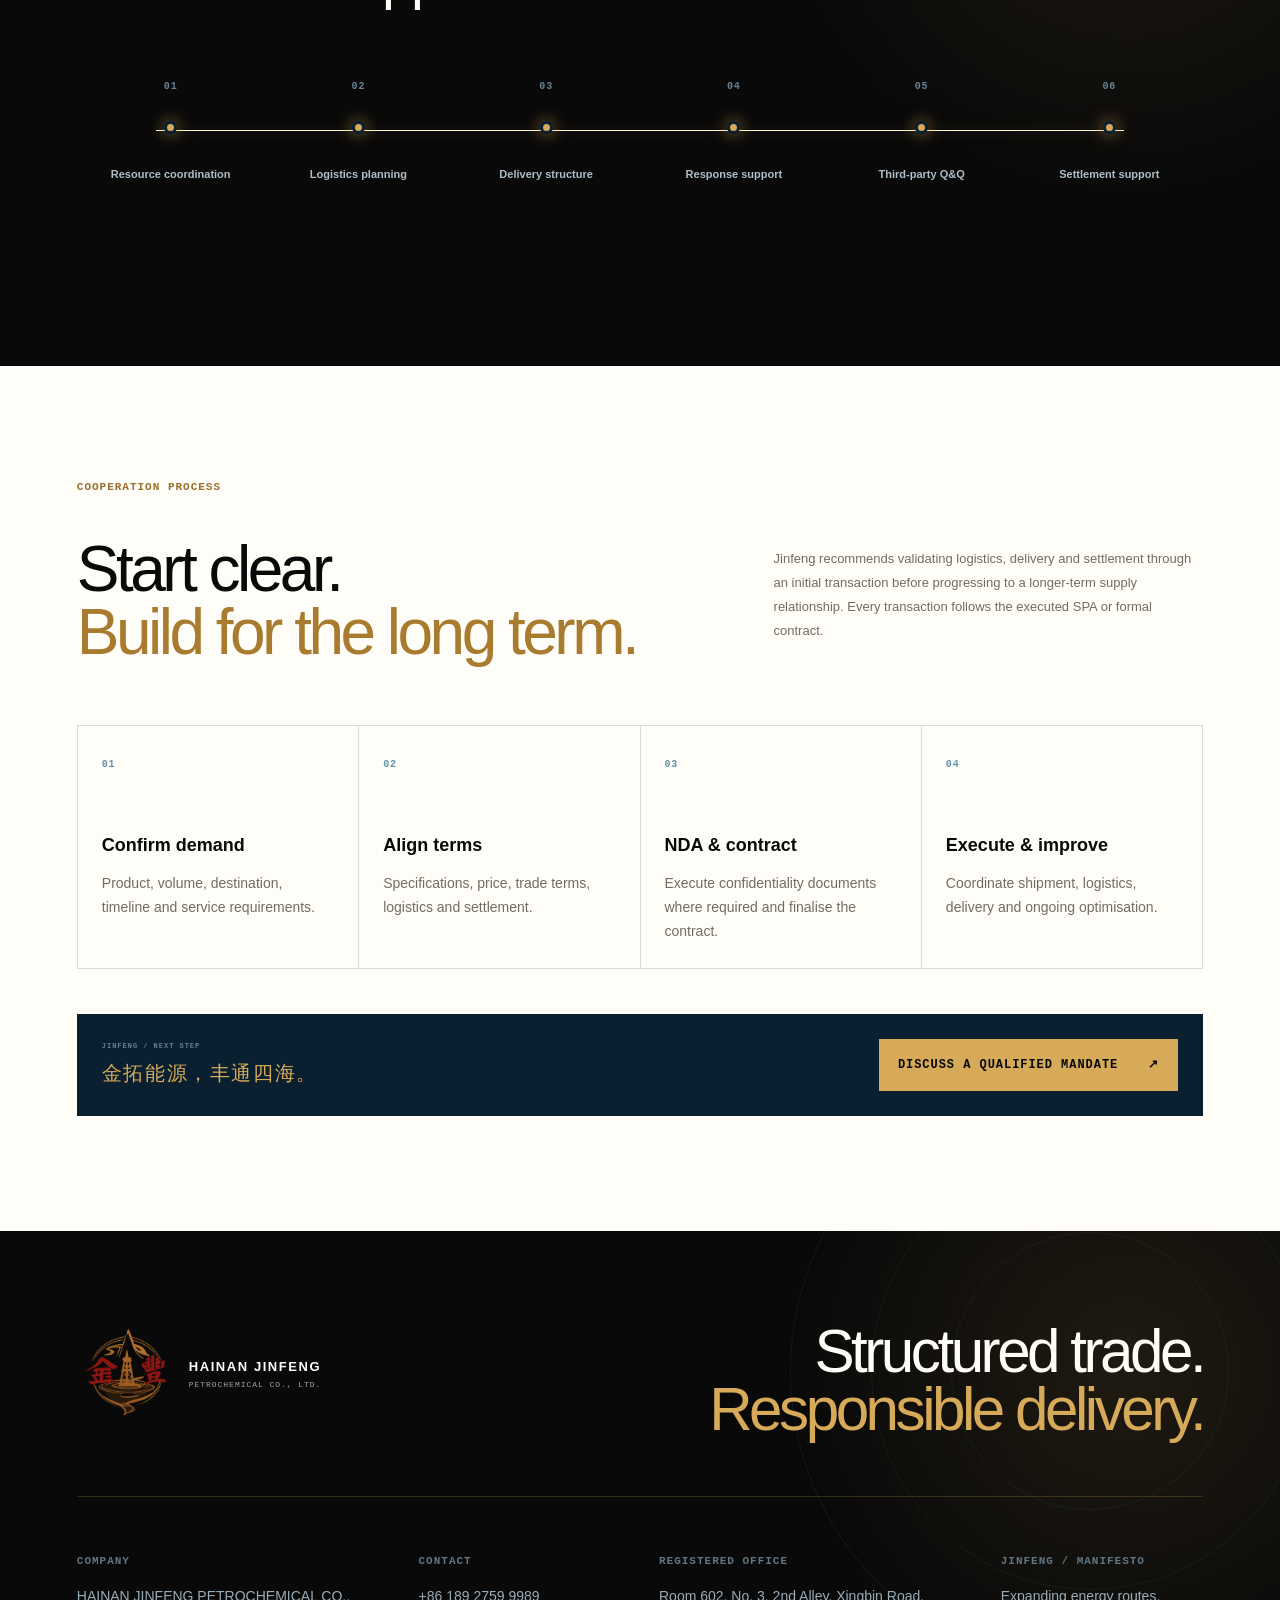
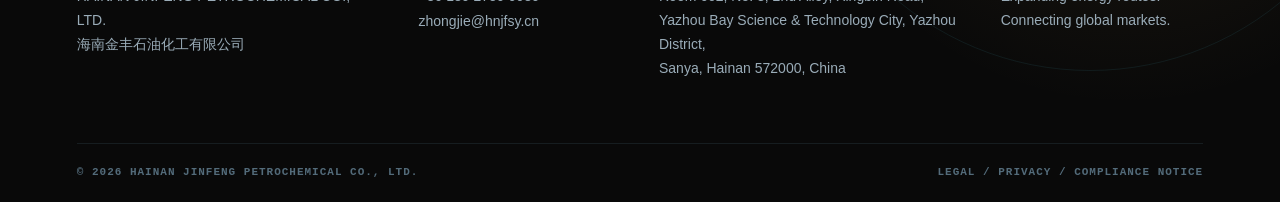
<file: about/index.html>
<!DOCTYPE html><html lang="en"><head><meta charSet="utf-8"/><meta name="viewport" content="width=device-width, initial-scale=1"/><link rel="preload" as="image" href="/jinfeng-logo.png"/><link rel="stylesheet" href="/assets/index-CIO3S5Pn.css" data-rsc-css-href="/assets/index-CIO3S5Pn.css" data-precedence="vite-rsc/importer-resources"/><link rel="modulepreload" href="/assets/layout-segment-context-BCULPOBA.js" crossorigin=""/><link rel="modulepreload" href="/assets/rolldown-runtime-S-ySWqyJ.js" crossorigin=""/><link rel="modulepreload" href="/assets/index-C1_-qQZA.js" crossorigin=""/><link rel="modulepreload" href="/assets/framework-DjPHiq1u.js" crossorigin=""/><link rel="modulepreload" href="/assets/page-a9hSmK7M.js" crossorigin=""/><link rel="modulepreload" href="/assets/subpage-shell-DXILVqZ6.js" crossorigin=""/><title>About HAINAN JINFENG PETROCHEMICAL CO., LTD.</title><meta name="description" content="Company profile, global resource network, qualifications and delivery capabilities of Hainan Jinfeng Petrochemical."/><meta property="og:title" content="HAINAN JINFENG PETROCHEMICAL CO., LTD. | Energy Intelligence &amp; Trade Delivery"/><meta property="og:description" content="Structured energy trading solutions for qualified global buyers."/><meta property="og:image" content="https://hnjfsy.cn/og.png"/><meta property="og:image:width" content="1733"/><meta property="og:image:height" content="908"/><meta property="og:image:alt" content="Hainan Jinfeng Petrochemical — Energy, Trade, Delivery"/><meta name="twitter:card" content="summary_large_image"/><meta name="twitter:title" content="HAINAN JINFENG PETROCHEMICAL CO., LTD. | Energy Intelligence &amp; Trade Delivery"/><meta name="twitter:description" content="Structured energy trading solutions for qualified global buyers."/><meta name="twitter:image" content="https://hnjfsy.cn/og.png"/><link rel="shortcut icon" href="https://hnjfsy.cn/jinfeng-logo.png"/><link rel="icon" href="https://hnjfsy.cn/jinfeng-logo.png"/><link rel="apple-touch-icon" href="https://hnjfsy.cn/jinfeng-logo.png"/><script>self.__VINEXT_RSC_PARAMS__={}</script><script>self.__VINEXT_RSC_NAV__={"pathname":"/about/","searchParams":[]}</script><link rel="modulepreload" href="/assets/index-C1_-qQZA.js" />
</head><body><main class="subpage about-page"><header class="nav-shell subpage-nav"><a class="brand" href="/" aria-label="Hainan Jinfeng Petrochemical home"><img class="brand-logo" src="/jinfeng-logo.png" alt=""/><span class="brand-copy">HAINAN JINFENG<small>PETROCHEMICAL CO., LTD.</small></span></a><nav aria-label="Primary navigation"><a href="/">Home</a><a href="/about" class="active-nav-link">About Jinfeng</a><a href="/#capability">Capability</a><a href="/trade-terms" class="">Trade terms</a></nav><div class="language-switch" role="group" aria-label="Choose language"><button type="button" class="is-active" aria-pressed="true">EN</button><button type="button" class="" aria-pressed="false">简</button><button type="button" class="" aria-pressed="false">繁</button></div><a class="nav-cta" href="/#inquiry"><span>Start inquiry</span><b aria-hidden="true">↗</b></a></header><section class="subpage-hero about-hero"><div class="subpage-grid" aria-hidden="true"></div><div class="about-hero-copy"><span class="subpage-eyebrow">COMPANY PROFILE / HAINAN · CHINA</span><h1>Rooted in Hainan.<br/><em>Connected to the world.</em></h1><p>HAINAN JINFENG PETROCHEMICAL CO., LTD. is an international energy and petrochemical trading supply-chain service provider serving qualified buyers, industrial clients and long-term partners.</p><div class="subpage-hero-actions"><a class="primary-button" href="/#inquiry">Discuss a qualified mandate<!-- --> <span>↗</span></a><a class="ghost-button" href="/trade-terms">Understand delivery terms<!-- --> <span>→</span></a></div></div><div class="about-manifesto" aria-label="金拓能源，丰通四海。"><span>JINFENG / 2021</span><strong>金拓能源</strong><i></i><strong>丰通四海</strong><small>SANYA · HAINAN · GLOBAL MARKETS</small></div></section><section class="about-facts" aria-label="VERIFIED COMPANY PROFILE"><article><span>0<!-- -->1</span><small>FOUNDED</small><strong>26 MAR 2021</strong></article><article><span>0<!-- -->2</span><small>REGISTERED CAPITAL</small><strong>RMB 910 MILLION</strong></article><article><span>0<!-- -->3</span><small>HEADQUARTERS</small><strong>SANYA · HAINAN</strong></article><article><span>0<!-- -->4</span><small>POSITIONING</small><strong>ENERGY SUPPLY CHAIN</strong></article></section><section class="subpage-section about-story"><div class="subpage-section-tag">VERIFIED COMPANY PROFILE</div><div class="about-story-grid"><h2>Built for complex<br/><em>energy movement.</em></h2><div><p>Established on 26 March 2021 with registered capital of RMB 910 million, the company is based in Yazhou Bay Science and Technology City, Sanya, Hainan.</p><p>Our operating model combines multi-region resource coordination, international trade execution, marine and storage logistics, document control, compliance review and independent quantity-and-quality inspection.</p></div></div></section><section class="subpage-section operating-section"><div class="subpage-section-tag">OPERATING VALUE</div><h2 class="subpage-section-title">Four capabilities. One delivery standard.</h2><div class="operating-grid"><article><span>01</span><div class="operating-pulse" aria-hidden="true"></div><h3>Resource coordination</h3><p>Coordinate oil and gas resources across multiple supply regions.</p></article><article><span>02</span><div class="operating-pulse" aria-hidden="true"></div><h3>Trade execution</h3><p>Support international project alignment and commercial coordination.</p></article><article><span>03</span><div class="operating-pulse" aria-hidden="true"></div><h3>Delivery organisation</h3><p>Coordinate marine transport, storage interfaces and multimodal delivery.</p></article><article><span>04</span><div class="operating-pulse" aria-hidden="true"></div><h3>Compliance control</h3><p>Prioritise process control, documentation and independent inspection.</p></article></div></section><section class="network-section"><div class="network-map-grid" aria-hidden="true"></div><div class="network-copy"><div class="subpage-section-tag light-tag">GLOBAL SUPPLY NETWORK</div><h2>Multi-region sourcing.<br/><em>Transaction-specific routes.</em></h2><p>Jinfeng coordinates resources across North America, Central Asia, Southeast Asia and the Caspian/Black Sea region to support a more resilient supply structure.</p></div><div class="network-nodes"><article><span>US</span><div><h3>United States</h3><p>Supplementary channels for light sweet crude and LNG.</p></div></article><article><span>KZ</span><div><h3>Kazakhstan</h3><p>Important origin region for crude oil and EN590 supply.</p></div></article><article><span>AZ</span><div><h3>Azerbaijan</h3><p>Azeri Light channels supported by established marine routes.</p></div></article><article><span>SG</span><div><h3>Singapore</h3><p>Asia product-oil coordination and EN590 transit response node.</p></div></article></div></section><section class="subpage-section products-scope"><div class="subpage-section-tag">CORE PRODUCT SCOPE</div><h2 class="subpage-section-title">Energy and petrochemical product channels</h2><div class="product-scope-list"><div><span>0<!-- -->1</span><strong>Crude Oil</strong></div><div><span>0<!-- -->2</span><strong>LNG</strong></div><div><span>0<!-- -->3</span><strong>EN590 Diesel</strong></div><div><span>0<!-- -->4</span><strong>Gasoline</strong></div><div><span>0<!-- -->5</span><strong>Jet Fuel</strong></div><div><span>0<!-- -->6</span><strong>Bitumen</strong></div><div><span>0<!-- -->7</span><strong>Sulfur</strong></div></div></section><section class="subpage-section qualification-section"><div class="subpage-section-tag">QUALIFICATIONS &amp; COMPLIANCE</div><div class="qualification-layout"><div><h2>Evidence before<br/><em>execution.</em></h2><p>The company materials identify normal business registration status, hazardous-chemicals operating permission, import-export filing and independent import-export rights. Transaction execution remains subject to document review and applicable requirements.</p></div><div class="qualification-cards"><article><span>01</span><i aria-hidden="true">✓</i><h3>Business registration</h3></article><article><span>02</span><i aria-hidden="true">✓</i><h3>Hazardous chemicals permission</h3></article><article><span>03</span><i aria-hidden="true">✓</i><h3>Import-export rights</h3></article></div></div></section><section class="delivery-section"><div class="subpage-section-tag light-tag">SUPPLY CHAIN &amp; DELIVERY</div><h2>From resource coordination to settlement support</h2><div class="delivery-track"><article><span>0<!-- -->1</span><i aria-hidden="true"></i><strong>Resource coordination</strong></article><article><span>0<!-- -->2</span><i aria-hidden="true"></i><strong>Logistics planning</strong></article><article><span>0<!-- -->3</span><i aria-hidden="true"></i><strong>Delivery structure</strong></article><article><span>0<!-- -->4</span><i aria-hidden="true"></i><strong>Response support</strong></article><article><span>0<!-- -->5</span><i aria-hidden="true"></i><strong>Third-party Q&amp;Q</strong></article><article><span>0<!-- -->6</span><i aria-hidden="true"></i><strong>Settlement support</strong></article></div></section><section class="subpage-section cooperation-section"><div class="subpage-section-tag">COOPERATION PROCESS</div><div class="cooperation-heading"><h2>Start clear.<br/><em>Build for the long term.</em></h2><p>Jinfeng recommends validating logistics, delivery and settlement through an initial transaction before progressing to a longer-term supply relationship. Every transaction follows the executed SPA or formal contract.</p></div><div class="cooperation-grid"><article><span>01</span><h3>Confirm demand</h3><p>Product, volume, destination, timeline and service requirements.</p></article><article><span>02</span><h3>Align terms</h3><p>Specifications, price, trade terms, logistics and settlement.</p></article><article><span>03</span><h3>NDA &amp; contract</h3><p>Execute confidentiality documents where required and finalise the contract.</p></article><article><span>04</span><h3>Execute &amp; improve</h3><p>Coordinate shipment, logistics, delivery and ongoing optimisation.</p></article></div><div class="cooperation-cta"><div><small>JINFENG / NEXT STEP</small><strong>金拓能源，丰通四海。</strong></div><a class="primary-button" href="/#inquiry">Discuss a qualified mandate<!-- --> <span>↗</span></a></div></section><footer><div class="footer-orbit" aria-hidden="true"></div><div class="footer-heading"><a class="brand" href="/" aria-label="Hainan Jinfeng Petrochemical home"><img class="brand-logo" src="/jinfeng-logo.png" alt=""/><span class="brand-copy">HAINAN JINFENG<small>PETROCHEMICAL CO., LTD.</small></span></a><h2>Structured trade.<br/><em>Responsible delivery.</em></h2></div><div class="footer-grid subpage-footer-grid"><div><small>COMPANY</small><p>HAINAN JINFENG PETROCHEMICAL CO., LTD.<br/>海南金丰石油化工有限公司</p></div><div><small>CONTACT</small><a href="tel:+8618927599989">+86 189 2759 9989</a><a href="mailto:zhongjie@hnjfsy.cn">zhongjie@hnjfsy.cn</a></div><div><small>REGISTERED OFFICE</small><p class="preserve-lines">Room 602, No. 3, 2nd Alley, Xingbin Road,
Yazhou Bay Science &amp; Technology City, Yazhou District,
Sanya, Hainan 572000, China</p></div><div><small>JINFENG / MANIFESTO</small><p>Expanding energy routes. Connecting global markets.</p></div></div><div class="footer-legal"><span>© 2026 HAINAN JINFENG PETROCHEMICAL CO., LTD.</span><span>LEGAL / PRIVACY / COMPLIANCE NOTICE</span></div></footer></main><script id="_R_">import("/assets/index-C1_-qQZA.js")</script></body></html><script>self.__VINEXT_RSC_CHUNKS__=self.__VINEXT_RSC_CHUNKS__||[];self.__VINEXT_RSC_CHUNKS__.push("2:I[\"8c0f216c4604\",[],\"Children\",1]\n4:I[\"15c18cfaeeff\",[],\"LayoutSegmentProvider\",1]\n5:I[\"8c0f216c4604\",[],\"Slot\",1]\n6:I[\"593f344dc510\",[],\"RedirectBoundary\",1]\n:HL[\"/assets/index-CIO3S5Pn.css\",\"style\"]\n")</script><script>self.__VINEXT_RSC_CHUNKS__=self.__VINEXT_RSC_CHUNKS__||[];self.__VINEXT_RSC_CHUNKS__.push("0:{\"__route\":\"route:/about/\",\"__interceptionContext\":null,\"__layoutIds\":[\"layout:/\",\"layout:/about\"],\"__rootLayout\":\"/\",\"page:/about/\":\"$L1\",\"layout:/\":[[[[\"$\",\"link\",\"css:/assets/index-CIO3S5Pn.css\",{\"rel\":\"stylesheet\",\"precedence\":\"vite-rsc/importer-resources\",\"href\":\"/assets/index-CIO3S5Pn.css\",\"data-rsc-css-href\":\"/assets/index-CIO3S5Pn.css\"}],\"$undefined\"],[\"$\",\"html\",null,{\"lang\":\"en\",\"children\":[\"$\",\"body\",null,{\"children\":[\"$\",\"$L2\",null,{}]}]}]],null],\"layout:/about\":\"$L3\",\"route:/about/\":[[[\"$\",\"meta\",null,{\"charSet\":\"utf-8\"}],[[\"$\",\"title\",\"0\",{\"children\":\"About HAINAN JINFENG PETROCHEMICAL CO., LTD.\"}],[\"$\",\"meta\",\"1\",{\"name\":\"description\",\"content\":\"Company profile, global resource network, qualifications and delivery capabilities of Hainan Jinfeng Petrochemical.\"}],[\"$\",\"meta\",\"2\",{\"property\":\"og:title\",\"content\":\"HAINAN JINFENG PETROCHEMICAL CO., LTD. | Energy Intelligence \u0026 Trade Delivery\"}],[\"$\",\"meta\",\"3\",{\"property\":\"og:description\",\"content\":\"Structured energy trading solutions for qualified global buyers.\"}],[\"$\",\"meta\",\"4\",{\"property\":\"og:image\",\"content\":\"https://hnjfsy.cn/og.png\"}],[\"$\",\"meta\",\"5\",{\"property\":\"og:image:width\",\"content\":\"1733\"}],[\"$\",\"meta\",\"6\",{\"property\":\"og:image:height\",\"content\":\"908\"}],[\"$\",\"meta\",\"7\",{\"property\":\"og:image:alt\",\"content\":\"Hainan Jinfeng Petrochemical — Energy, Trade, Delivery\"}],[\"$\",\"meta\",\"8\",{\"name\":\"twitter:card\",\"content\":\"summary_large_image\"}],[\"$\",\"meta\",\"9\",{\"name\":\"twitter:title\",\"content\":\"HAINAN JINFENG PETROCHEMICAL CO., LTD. | Energy Intelligence \u0026 Trade Delivery\"}],[\"$\",\"meta\",\"10\",{\"name\":\"twitter:description\",\"content\":\"Structured energy trading solutions for qualified global buyers.\"}],[\"$\",\"meta\",\"11\",{\"name\":\"twitter:image\",\"content\":\"https://hnjfsy.cn/og.png\"}],[\"$\",\"link\",\"12\",{\"rel\":\"shortcut icon\",\"href\":\"https://hnjfsy.cn/jinfeng-logo.png\"}],[\"$\",\"link\",\"13\",{\"rel\":\"icon\",\"href\":\"https://hnjfsy.cn/jinfeng-logo.png\"}],[\"$\",\"link\",\"14\",{\"rel\":\"apple-touch-icon\",\"href\":\"https://hnjfsy.cn/jinfeng-logo.png\"}]],[[\"$\",\"meta\",\"0\",{\"name\":\"viewport\",\"content\":\"width=device-width, initial-scale=1\"}]]],[\"$\",\"$L4\",null,{\"segmentMap\":{\"children\":[\"about\"]},\"children\":[\"$\",\"$L5\",null,{\"id\":\"layout:/\",\"parallelSlots\":\"$undefined\",\"children\":[\"$\",\"$L4\",null,{\"segmentMap\":{\"children\":[]},\"children\":[\"$\",\"$L5\",null,{\"id\":\"layout:/about\",\"parallelSlots\":\"$undefined\",\"children\":[\"$\",\"$L6\",null,{\"children\":[\"$\",\"$L4\",null,{\"segmentMap\":{\"children\":[]},\"children\":[\"$\",\"$L5\",null,{\"id\":\"page:/about/\"}]}]}]}]}]}]}]],\"__layoutFlags\":{\"layout:/about\":\"s\",\"layout:/\":\"s\"},\"__artifactCompatibility\":{\"schemaVersion\":1,\"graphVersion\":\"app-route-graph:pxgtdg7iy2mv\",\"deploymentVersion\":\"81a71790-dcf0-4a7e-9679-53040b97fd4e\",\"appElementsSchemaVersion\":1,\"rscPayloadSchemaVersion\":1,\"rootBoundaryId\":\"/\",\"renderEpoch\":null}}\n")</script><script>self.__VINEXT_RSC_CHUNKS__=self.__VINEXT_RSC_CHUNKS__||[];self.__VINEXT_RSC_CHUNKS__.push("3:[[\"$\",\"$L2\",null,{}],null]\n")</script><script>self.__VINEXT_RSC_CHUNKS__=self.__VINEXT_RSC_CHUNKS__||[];self.__VINEXT_RSC_CHUNKS__.push("7:I[\"06f49e315854\",[],\"default\",1]\n1:[\"$\",\"$L7\",null,{\"params\":\"$@8\",\"searchParams\":\"$@9\"}]\n")</script><script>self.__VINEXT_RSC_CHUNKS__=self.__VINEXT_RSC_CHUNKS__||[];self.__VINEXT_RSC_CHUNKS__.push("8:{}\n9:{}\n")</script><script>self.__VINEXT_RSC_DONE__=true</script>
</file>
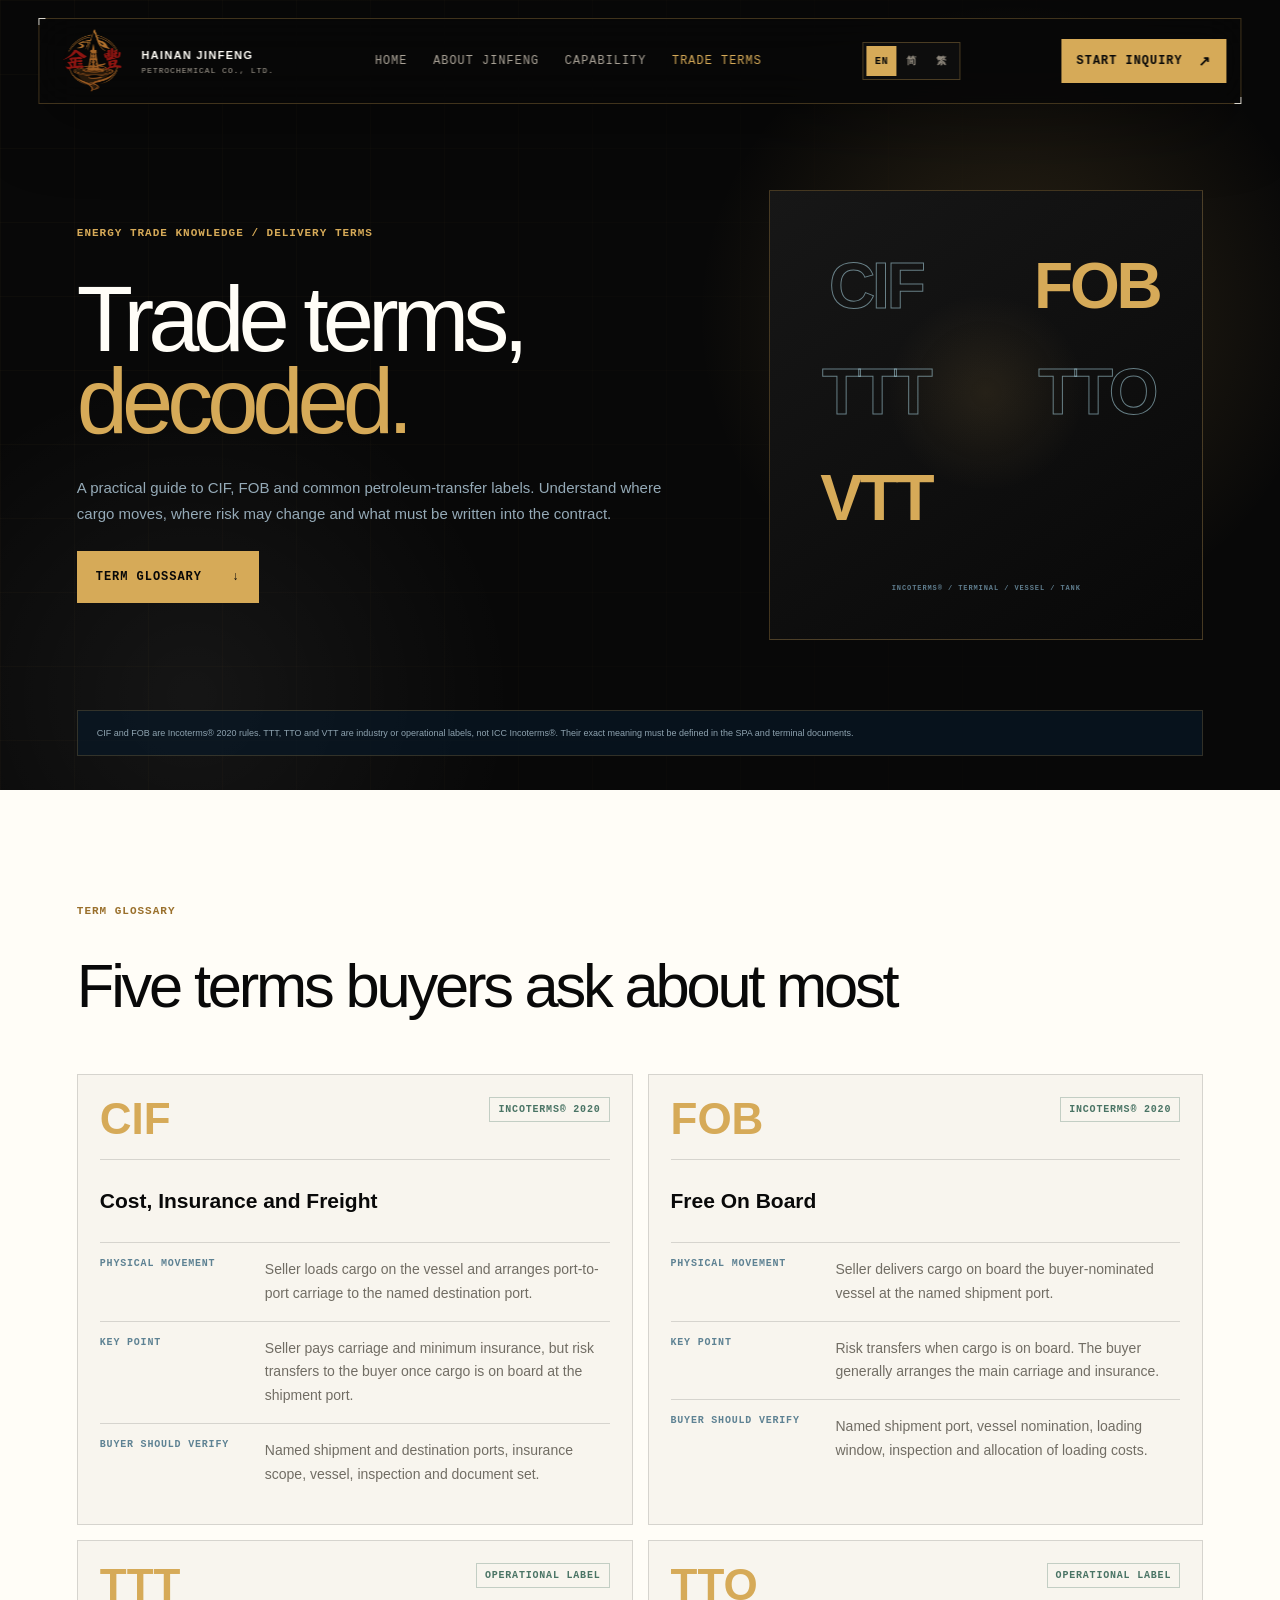
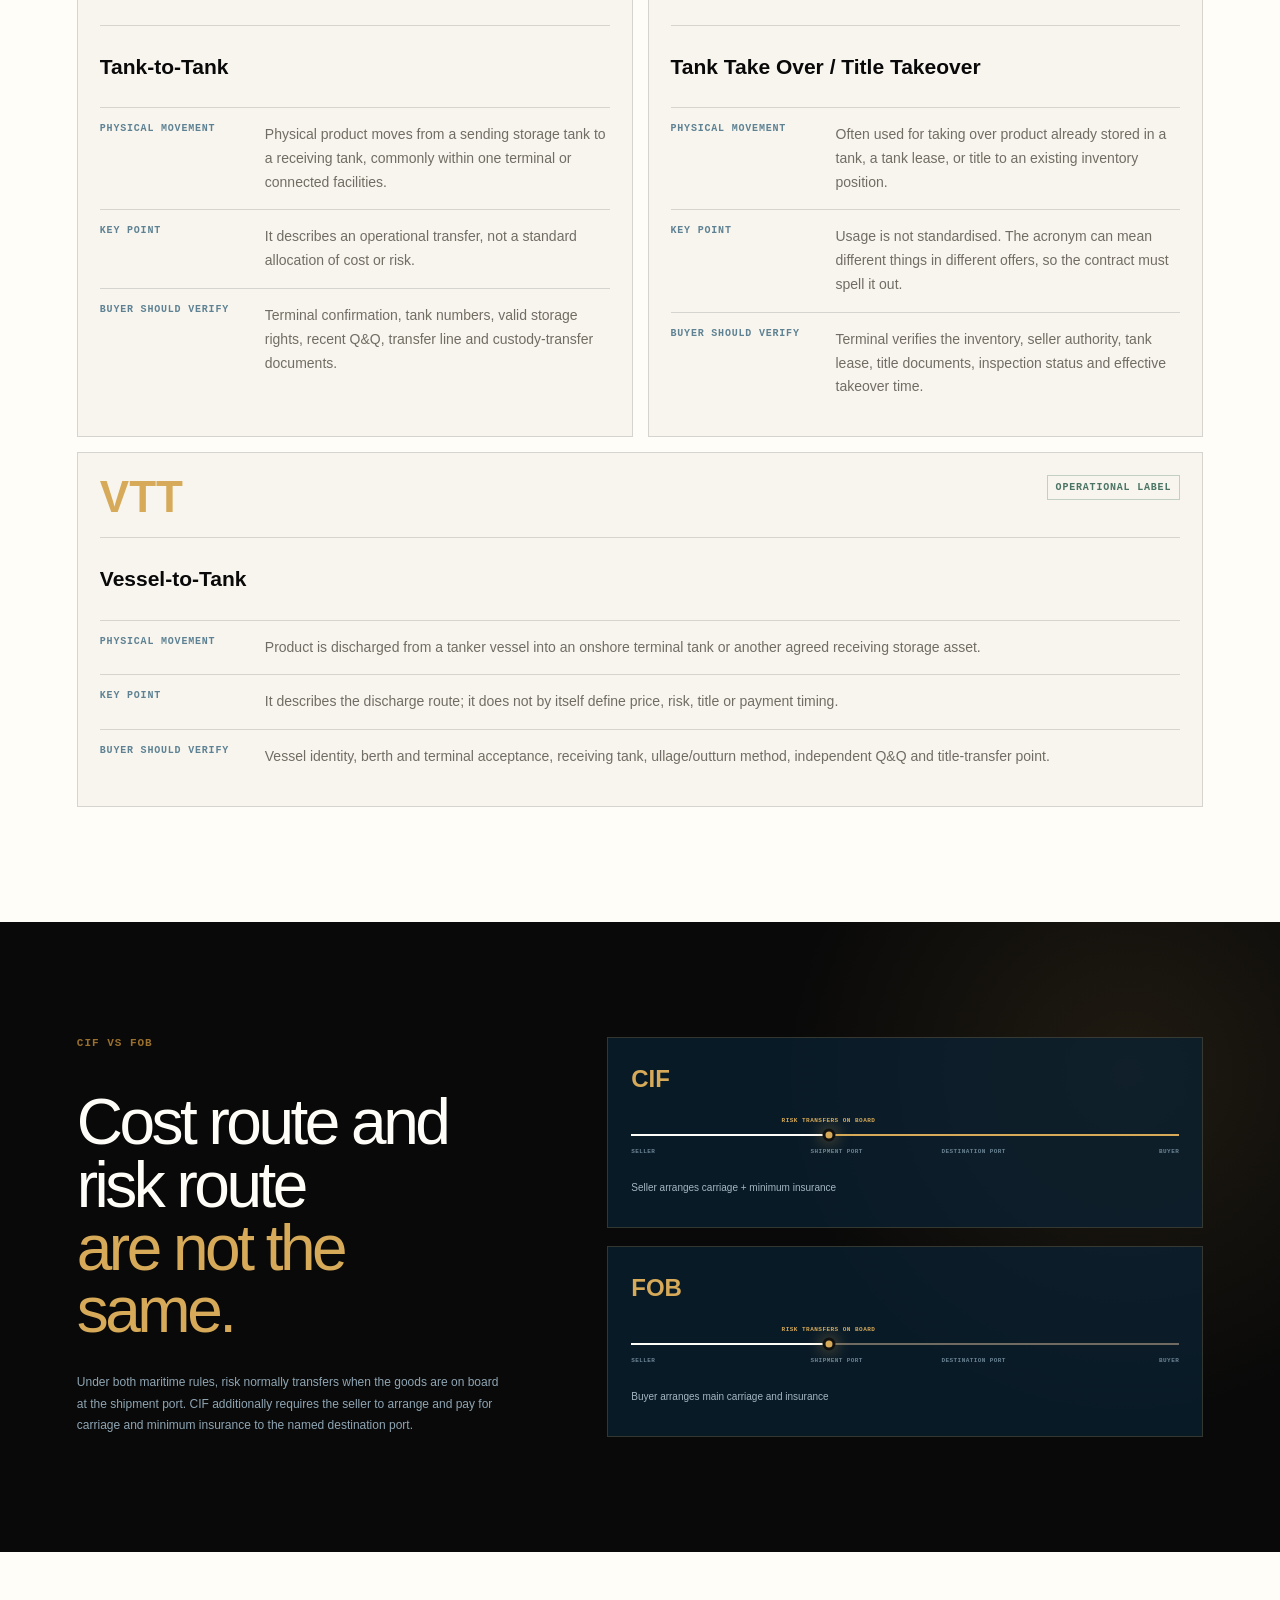
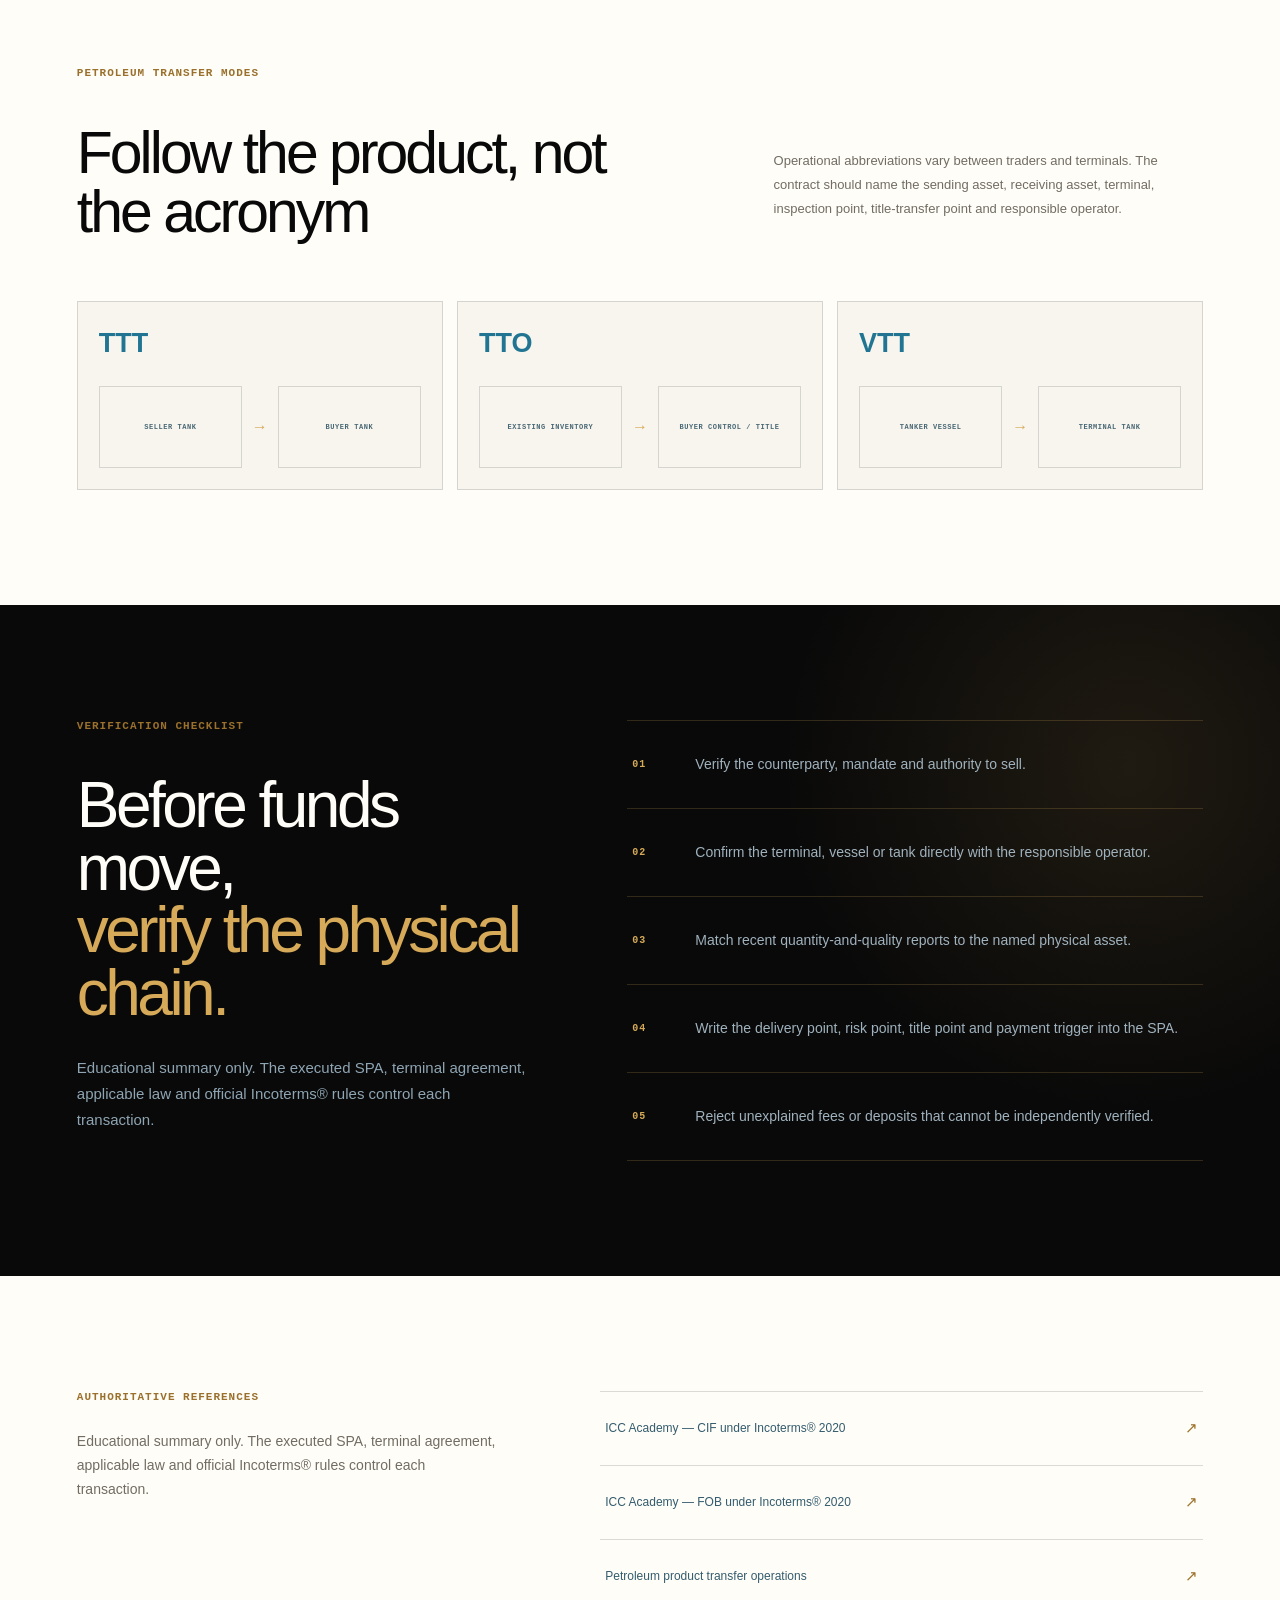
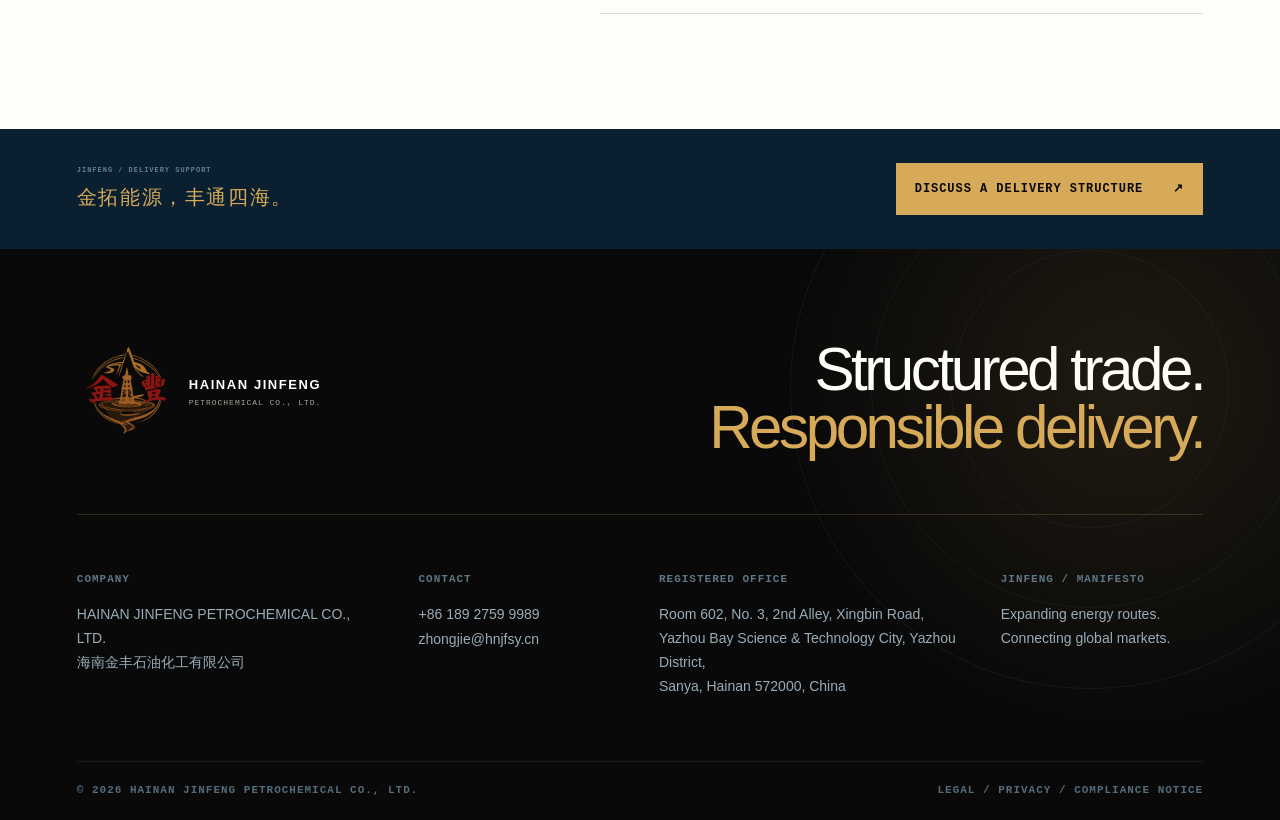
<file: trade-terms/index.html>
<!DOCTYPE html><html lang="en"><head><meta charSet="utf-8"/><meta name="viewport" content="width=device-width, initial-scale=1"/><link rel="preload" as="image" href="/jinfeng-logo.png"/><link rel="stylesheet" href="/assets/index-CIO3S5Pn.css" data-rsc-css-href="/assets/index-CIO3S5Pn.css" data-precedence="vite-rsc/importer-resources"/><link rel="modulepreload" href="/assets/layout-segment-context-BCULPOBA.js" crossorigin=""/><link rel="modulepreload" href="/assets/rolldown-runtime-S-ySWqyJ.js" crossorigin=""/><link rel="modulepreload" href="/assets/index-C1_-qQZA.js" crossorigin=""/><link rel="modulepreload" href="/assets/framework-DjPHiq1u.js" crossorigin=""/><link rel="modulepreload" href="/assets/page-BIU-R7jB.js" crossorigin=""/><link rel="modulepreload" href="/assets/subpage-shell-DXILVqZ6.js" crossorigin=""/><title>CIF, FOB, TTT, TTO and VTT | Jinfeng Trade Terms</title><meta name="description" content="A practical guide to Incoterms CIF and FOB and common petroleum transfer labels TTT, TTO and VTT."/><meta property="og:title" content="HAINAN JINFENG PETROCHEMICAL CO., LTD. | Energy Intelligence &amp; Trade Delivery"/><meta property="og:description" content="Structured energy trading solutions for qualified global buyers."/><meta property="og:image" content="https://hnjfsy.cn/og.png"/><meta property="og:image:width" content="1733"/><meta property="og:image:height" content="908"/><meta property="og:image:alt" content="Hainan Jinfeng Petrochemical — Energy, Trade, Delivery"/><meta name="twitter:card" content="summary_large_image"/><meta name="twitter:title" content="HAINAN JINFENG PETROCHEMICAL CO., LTD. | Energy Intelligence &amp; Trade Delivery"/><meta name="twitter:description" content="Structured energy trading solutions for qualified global buyers."/><meta name="twitter:image" content="https://hnjfsy.cn/og.png"/><link rel="shortcut icon" href="https://hnjfsy.cn/jinfeng-logo.png"/><link rel="icon" href="https://hnjfsy.cn/jinfeng-logo.png"/><link rel="apple-touch-icon" href="https://hnjfsy.cn/jinfeng-logo.png"/><script>self.__VINEXT_RSC_PARAMS__={}</script><script>self.__VINEXT_RSC_NAV__={"pathname":"/trade-terms/","searchParams":[]}</script><link rel="modulepreload" href="/assets/index-C1_-qQZA.js" />
</head><body><main class="subpage terms-page"><header class="nav-shell subpage-nav"><a class="brand" href="/" aria-label="Hainan Jinfeng Petrochemical home"><img class="brand-logo" src="/jinfeng-logo.png" alt=""/><span class="brand-copy">HAINAN JINFENG<small>PETROCHEMICAL CO., LTD.</small></span></a><nav aria-label="Primary navigation"><a href="/">Home</a><a href="/about" class="">About Jinfeng</a><a href="/#capability">Capability</a><a href="/trade-terms" class="active-nav-link">Trade terms</a></nav><div class="language-switch" role="group" aria-label="Choose language"><button type="button" class="is-active" aria-pressed="true">EN</button><button type="button" class="" aria-pressed="false">简</button><button type="button" class="" aria-pressed="false">繁</button></div><a class="nav-cta" href="/#inquiry"><span>Start inquiry</span><b aria-hidden="true">↗</b></a></header><section class="subpage-hero terms-hero"><div class="subpage-grid" aria-hidden="true"></div><div class="terms-hero-copy"><span class="subpage-eyebrow">ENERGY TRADE KNOWLEDGE / DELIVERY TERMS</span><h1>Trade terms,<br/><em>decoded.</em></h1><p>A practical guide to CIF, FOB and common petroleum-transfer labels. Understand where cargo moves, where risk may change and what must be written into the contract.</p><a class="primary-button" href="#glossary">TERM GLOSSARY<!-- --> <span>↓</span></a></div><div class="term-code-cloud" aria-hidden="true"><span>CIF</span><span>FOB</span><span>TTT</span><span>TTO</span><span>VTT</span><i>INCOTERMS® / TERMINAL / VESSEL / TANK</i></div><aside class="terms-disclaimer">CIF and FOB are Incoterms® 2020 rules. TTT, TTO and VTT are industry or operational labels, not ICC Incoterms®. Their exact meaning must be defined in the SPA and terminal documents.</aside></section><section class="subpage-section glossary-section" id="glossary"><div class="subpage-section-tag">TERM GLOSSARY</div><h2 class="subpage-section-title">Five terms buyers ask about most</h2><div class="glossary-grid"><article class="glossary-card"><div class="glossary-card-head"><strong>CIF</strong><span>INCOTERMS® 2020</span></div><h3>Cost, Insurance and Freight</h3><dl><div><dt>PHYSICAL MOVEMENT</dt><dd>Seller loads cargo on the vessel and arranges port-to-port carriage to the named destination port.</dd></div><div><dt>KEY POINT</dt><dd>Seller pays carriage and minimum insurance, but risk transfers to the buyer once cargo is on board at the shipment port.</dd></div><div><dt>BUYER SHOULD VERIFY</dt><dd>Named shipment and destination ports, insurance scope, vessel, inspection and document set.</dd></div></dl></article><article class="glossary-card"><div class="glossary-card-head"><strong>FOB</strong><span>INCOTERMS® 2020</span></div><h3>Free On Board</h3><dl><div><dt>PHYSICAL MOVEMENT</dt><dd>Seller delivers cargo on board the buyer-nominated vessel at the named shipment port.</dd></div><div><dt>KEY POINT</dt><dd>Risk transfers when cargo is on board. The buyer generally arranges the main carriage and insurance.</dd></div><div><dt>BUYER SHOULD VERIFY</dt><dd>Named shipment port, vessel nomination, loading window, inspection and allocation of loading costs.</dd></div></dl></article><article class="glossary-card"><div class="glossary-card-head"><strong>TTT</strong><span>OPERATIONAL LABEL</span></div><h3>Tank-to-Tank</h3><dl><div><dt>PHYSICAL MOVEMENT</dt><dd>Physical product moves from a sending storage tank to a receiving tank, commonly within one terminal or connected facilities.</dd></div><div><dt>KEY POINT</dt><dd>It describes an operational transfer, not a standard allocation of cost or risk.</dd></div><div><dt>BUYER SHOULD VERIFY</dt><dd>Terminal confirmation, tank numbers, valid storage rights, recent Q&amp;Q, transfer line and custody-transfer documents.</dd></div></dl></article><article class="glossary-card"><div class="glossary-card-head"><strong>TTO</strong><span>OPERATIONAL LABEL</span></div><h3>Tank Take Over / Title Takeover</h3><dl><div><dt>PHYSICAL MOVEMENT</dt><dd>Often used for taking over product already stored in a tank, a tank lease, or title to an existing inventory position.</dd></div><div><dt>KEY POINT</dt><dd>Usage is not standardised. The acronym can mean different things in different offers, so the contract must spell it out.</dd></div><div><dt>BUYER SHOULD VERIFY</dt><dd>Terminal verifies the inventory, seller authority, tank lease, title documents, inspection status and effective takeover time.</dd></div></dl></article><article class="glossary-card"><div class="glossary-card-head"><strong>VTT</strong><span>OPERATIONAL LABEL</span></div><h3>Vessel-to-Tank</h3><dl><div><dt>PHYSICAL MOVEMENT</dt><dd>Product is discharged from a tanker vessel into an onshore terminal tank or another agreed receiving storage asset.</dd></div><div><dt>KEY POINT</dt><dd>It describes the discharge route; it does not by itself define price, risk, title or payment timing.</dd></div><div><dt>BUYER SHOULD VERIFY</dt><dd>Vessel identity, berth and terminal acceptance, receiving tank, ullage/outturn method, independent Q&amp;Q and title-transfer point.</dd></div></dl></article></div></section><section class="incoterms-compare"><div class="compare-copy"><div class="subpage-section-tag light-tag">CIF vs FOB</div><h2>Cost route and risk route<br/><em>are not the same.</em></h2><p>Under both maritime rules, risk normally transfers when the goods are on board at the shipment port. CIF additionally requires the seller to arrange and pay for carriage and minimum insurance to the named destination port.</p></div><div class="risk-routes"><article><span class="route-code">CIF</span><div class="route-line"><i></i><b>RISK TRANSFERS ON BOARD</b></div><div class="route-points"><span>SELLER</span><span>SHIPMENT PORT</span><span>DESTINATION PORT</span><span>BUYER</span></div><p>Seller arranges carriage + minimum insurance</p></article><article><span class="route-code">FOB</span><div class="route-line fob-line"><i></i><b>RISK TRANSFERS ON BOARD</b></div><div class="route-points"><span>SELLER</span><span>SHIPMENT PORT</span><span>DESTINATION PORT</span><span>BUYER</span></div><p>Buyer arranges main carriage and insurance</p></article></div></section><section class="subpage-section transfer-modes"><div class="subpage-section-tag">PETROLEUM TRANSFER MODES</div><div class="transfer-heading"><h2>Follow the product, not the acronym</h2><p>Operational abbreviations vary between traders and terminals. The contract should name the sending asset, receiving asset, terminal, inspection point, title-transfer point and responsible operator.</p></div><div class="transfer-mode-grid"><article><strong>TTT</strong><div class="asset-box">SELLER TANK</div><span class="transfer-arrow">→</span><div class="asset-box">BUYER TANK</div></article><article><strong>TTO</strong><div class="asset-box">EXISTING INVENTORY</div><span class="transfer-arrow">→</span><div class="asset-box">BUYER CONTROL / TITLE</div></article><article><strong>VTT</strong><div class="asset-box">TANKER VESSEL</div><span class="transfer-arrow">→</span><div class="asset-box">TERMINAL TANK</div></article></div></section><section class="verification-section"><div class="verification-copy"><div class="subpage-section-tag light-tag">VERIFICATION CHECKLIST</div><h2>Before funds move,<br/><em>verify the physical chain.</em></h2><p>Educational summary only. The executed SPA, terminal agreement, applicable law and official Incoterms® rules control each transaction.</p></div><ol class="verification-list"><li><span>0<!-- -->1</span><p>Verify the counterparty, mandate and authority to sell.</p></li><li><span>0<!-- -->2</span><p>Confirm the terminal, vessel or tank directly with the responsible operator.</p></li><li><span>0<!-- -->3</span><p>Match recent quantity-and-quality reports to the named physical asset.</p></li><li><span>0<!-- -->4</span><p>Write the delivery point, risk point, title point and payment trigger into the SPA.</p></li><li><span>0<!-- -->5</span><p>Reject unexplained fees or deposits that cannot be independently verified.</p></li></ol></section><section class="subpage-section terms-sources"><div><div class="subpage-section-tag">AUTHORITATIVE REFERENCES</div><p>Educational summary only. The executed SPA, terminal agreement, applicable law and official Incoterms® rules control each transaction.</p></div><div class="source-links"><a href="https://academy.iccwbo.org/incoterms/article/incoterms-2020-cip-or-cif/" target="_blank" rel="noreferrer">ICC Academy — CIF under Incoterms® 2020 <span>↗</span></a><a href="https://academy.iccwbo.org/incoterms/article/incoterms-2020-fas-or-fob/" target="_blank" rel="noreferrer">ICC Academy — FOB under Incoterms® 2020 <span>↗</span></a><a href="https://www.canada.ca/en/environment-climate-change/services/canadian-environmental-protection-act-registry/publications/code-practice-storage-tank-systems/part-8.html" target="_blank" rel="noreferrer">Petroleum product transfer operations <span>↗</span></a></div></section><section class="terms-cta"><div><small>JINFENG / DELIVERY SUPPORT</small><strong>金拓能源，丰通四海。</strong></div><a class="primary-button" href="/#inquiry">Discuss a delivery structure<!-- --> <span>↗</span></a></section><footer><div class="footer-orbit" aria-hidden="true"></div><div class="footer-heading"><a class="brand" href="/" aria-label="Hainan Jinfeng Petrochemical home"><img class="brand-logo" src="/jinfeng-logo.png" alt=""/><span class="brand-copy">HAINAN JINFENG<small>PETROCHEMICAL CO., LTD.</small></span></a><h2>Structured trade.<br/><em>Responsible delivery.</em></h2></div><div class="footer-grid subpage-footer-grid"><div><small>COMPANY</small><p>HAINAN JINFENG PETROCHEMICAL CO., LTD.<br/>海南金丰石油化工有限公司</p></div><div><small>CONTACT</small><a href="tel:+8618927599989">+86 189 2759 9989</a><a href="mailto:zhongjie@hnjfsy.cn">zhongjie@hnjfsy.cn</a></div><div><small>REGISTERED OFFICE</small><p class="preserve-lines">Room 602, No. 3, 2nd Alley, Xingbin Road,
Yazhou Bay Science &amp; Technology City, Yazhou District,
Sanya, Hainan 572000, China</p></div><div><small>JINFENG / MANIFESTO</small><p>Expanding energy routes. Connecting global markets.</p></div></div><div class="footer-legal"><span>© 2026 HAINAN JINFENG PETROCHEMICAL CO., LTD.</span><span>LEGAL / PRIVACY / COMPLIANCE NOTICE</span></div></footer></main><script id="_R_">import("/assets/index-C1_-qQZA.js")</script></body></html><script>self.__VINEXT_RSC_CHUNKS__=self.__VINEXT_RSC_CHUNKS__||[];self.__VINEXT_RSC_CHUNKS__.push("2:I[\"8c0f216c4604\",[],\"Children\",1]\n4:I[\"15c18cfaeeff\",[],\"LayoutSegmentProvider\",1]\n5:I[\"8c0f216c4604\",[],\"Slot\",1]\n6:I[\"593f344dc510\",[],\"RedirectBoundary\",1]\n:HL[\"/assets/index-CIO3S5Pn.css\",\"style\"]\n")</script><script>self.__VINEXT_RSC_CHUNKS__=self.__VINEXT_RSC_CHUNKS__||[];self.__VINEXT_RSC_CHUNKS__.push("0:{\"__route\":\"route:/trade-terms/\",\"__interceptionContext\":null,\"__layoutIds\":[\"layout:/\",\"layout:/trade-terms\"],\"__rootLayout\":\"/\",\"page:/trade-terms/\":\"$L1\",\"layout:/\":[[[[\"$\",\"link\",\"css:/assets/index-CIO3S5Pn.css\",{\"rel\":\"stylesheet\",\"precedence\":\"vite-rsc/importer-resources\",\"href\":\"/assets/index-CIO3S5Pn.css\",\"data-rsc-css-href\":\"/assets/index-CIO3S5Pn.css\"}],\"$undefined\"],[\"$\",\"html\",null,{\"lang\":\"en\",\"children\":[\"$\",\"body\",null,{\"children\":[\"$\",\"$L2\",null,{}]}]}]],null],\"layout:/trade-terms\":\"$L3\",\"route:/trade-terms/\":[[[\"$\",\"meta\",null,{\"charSet\":\"utf-8\"}],[[\"$\",\"title\",\"0\",{\"children\":\"CIF, FOB, TTT, TTO and VTT | Jinfeng Trade Terms\"}],[\"$\",\"meta\",\"1\",{\"name\":\"description\",\"content\":\"A practical guide to Incoterms CIF and FOB and common petroleum transfer labels TTT, TTO and VTT.\"}],[\"$\",\"meta\",\"2\",{\"property\":\"og:title\",\"content\":\"HAINAN JINFENG PETROCHEMICAL CO., LTD. | Energy Intelligence \u0026 Trade Delivery\"}],[\"$\",\"meta\",\"3\",{\"property\":\"og:description\",\"content\":\"Structured energy trading solutions for qualified global buyers.\"}],[\"$\",\"meta\",\"4\",{\"property\":\"og:image\",\"content\":\"https://hnjfsy.cn/og.png\"}],[\"$\",\"meta\",\"5\",{\"property\":\"og:image:width\",\"content\":\"1733\"}],[\"$\",\"meta\",\"6\",{\"property\":\"og:image:height\",\"content\":\"908\"}],[\"$\",\"meta\",\"7\",{\"property\":\"og:image:alt\",\"content\":\"Hainan Jinfeng Petrochemical — Energy, Trade, Delivery\"}],[\"$\",\"meta\",\"8\",{\"name\":\"twitter:card\",\"content\":\"summary_large_image\"}],[\"$\",\"meta\",\"9\",{\"name\":\"twitter:title\",\"content\":\"HAINAN JINFENG PETROCHEMICAL CO., LTD. | Energy Intelligence \u0026 Trade Delivery\"}],[\"$\",\"meta\",\"10\",{\"name\":\"twitter:description\",\"content\":\"Structured energy trading solutions for qualified global buyers.\"}],[\"$\",\"meta\",\"11\",{\"name\":\"twitter:image\",\"content\":\"https://hnjfsy.cn/og.png\"}],[\"$\",\"link\",\"12\",{\"rel\":\"shortcut icon\",\"href\":\"https://hnjfsy.cn/jinfeng-logo.png\"}],[\"$\",\"link\",\"13\",{\"rel\":\"icon\",\"href\":\"https://hnjfsy.cn/jinfeng-logo.png\"}],[\"$\",\"link\",\"14\",{\"rel\":\"apple-touch-icon\",\"href\":\"https://hnjfsy.cn/jinfeng-logo.png\"}]],[[\"$\",\"meta\",\"0\",{\"name\":\"viewport\",\"content\":\"width=device-width, initial-scale=1\"}]]],[\"$\",\"$L4\",null,{\"segmentMap\":{\"children\":[\"trade-terms\"]},\"children\":[\"$\",\"$L5\",null,{\"id\":\"layout:/\",\"parallelSlots\":\"$undefined\",\"children\":[\"$\",\"$L4\",null,{\"segmentMap\":{\"children\":[]},\"children\":[\"$\",\"$L5\",null,{\"id\":\"layout:/trade-terms\",\"parallelSlots\":\"$undefined\",\"children\":[\"$\",\"$L6\",null,{\"children\":[\"$\",\"$L4\",null,{\"segmentMap\":{\"children\":[]},\"children\":[\"$\",\"$L5\",null,{\"id\":\"page:/trade-terms/\"}]}]}]}]}]}]}]],\"__layoutFlags\":{\"layout:/trade-terms\":\"s\",\"layout:/\":\"s\"},\"__artifactCompatibility\":{\"schemaVersion\":1,\"graphVersion\":\"app-route-graph:1da4npxgshdgf\",\"deploymentVersion\":\"81a71790-dcf0-4a7e-9679-53040b97fd4e\",\"appElementsSchemaVersion\":1,\"rscPayloadSchemaVersion\":1,\"rootBoundaryId\":\"/\",\"renderEpoch\":null}}\n")</script><script>self.__VINEXT_RSC_CHUNKS__=self.__VINEXT_RSC_CHUNKS__||[];self.__VINEXT_RSC_CHUNKS__.push("3:[[\"$\",\"$L2\",null,{}],null]\n")</script><script>self.__VINEXT_RSC_CHUNKS__=self.__VINEXT_RSC_CHUNKS__||[];self.__VINEXT_RSC_CHUNKS__.push("7:I[\"dac5e7362742\",[],\"default\",1]\n1:[\"$\",\"$L7\",null,{\"params\":\"$@8\",\"searchParams\":\"$@9\"}]\n")</script><script>self.__VINEXT_RSC_CHUNKS__=self.__VINEXT_RSC_CHUNKS__||[];self.__VINEXT_RSC_CHUNKS__.push("8:{}\n9:{}\n")</script><script>self.__VINEXT_RSC_DONE__=true</script>
</file>
